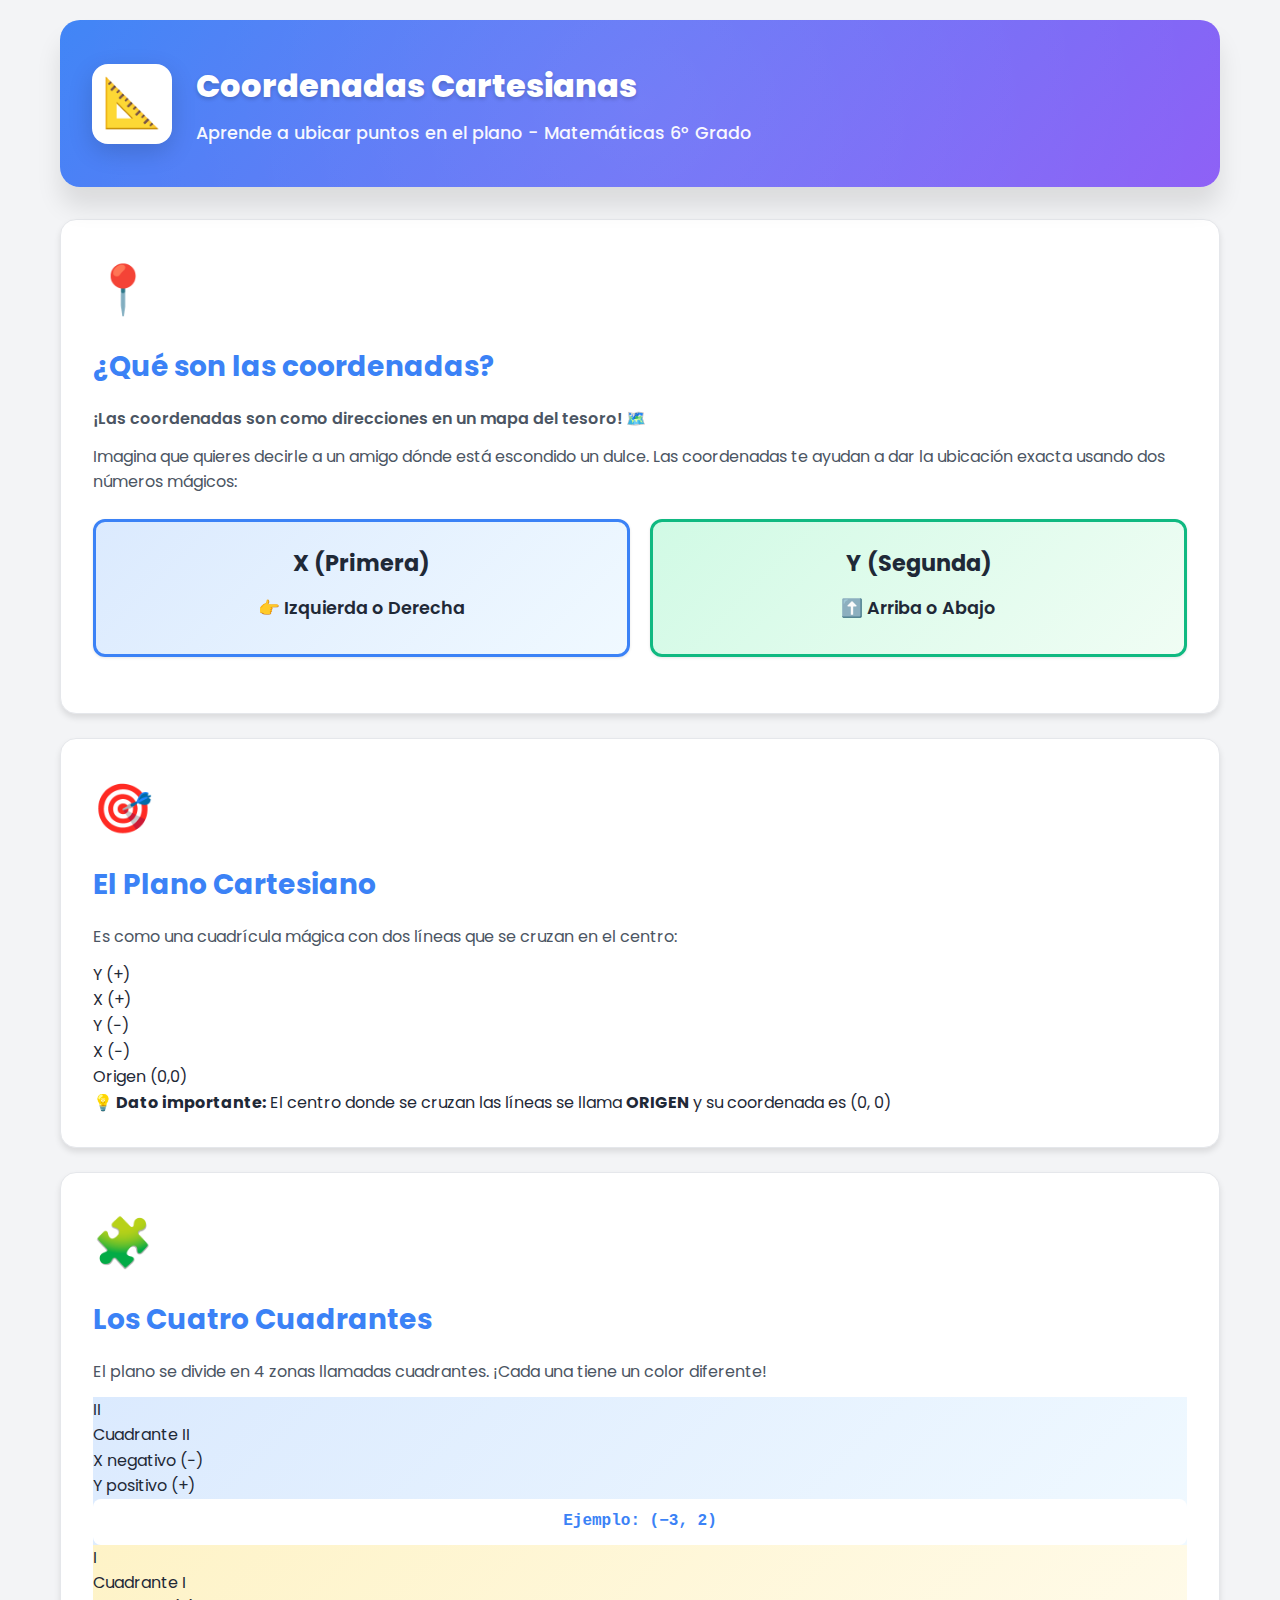
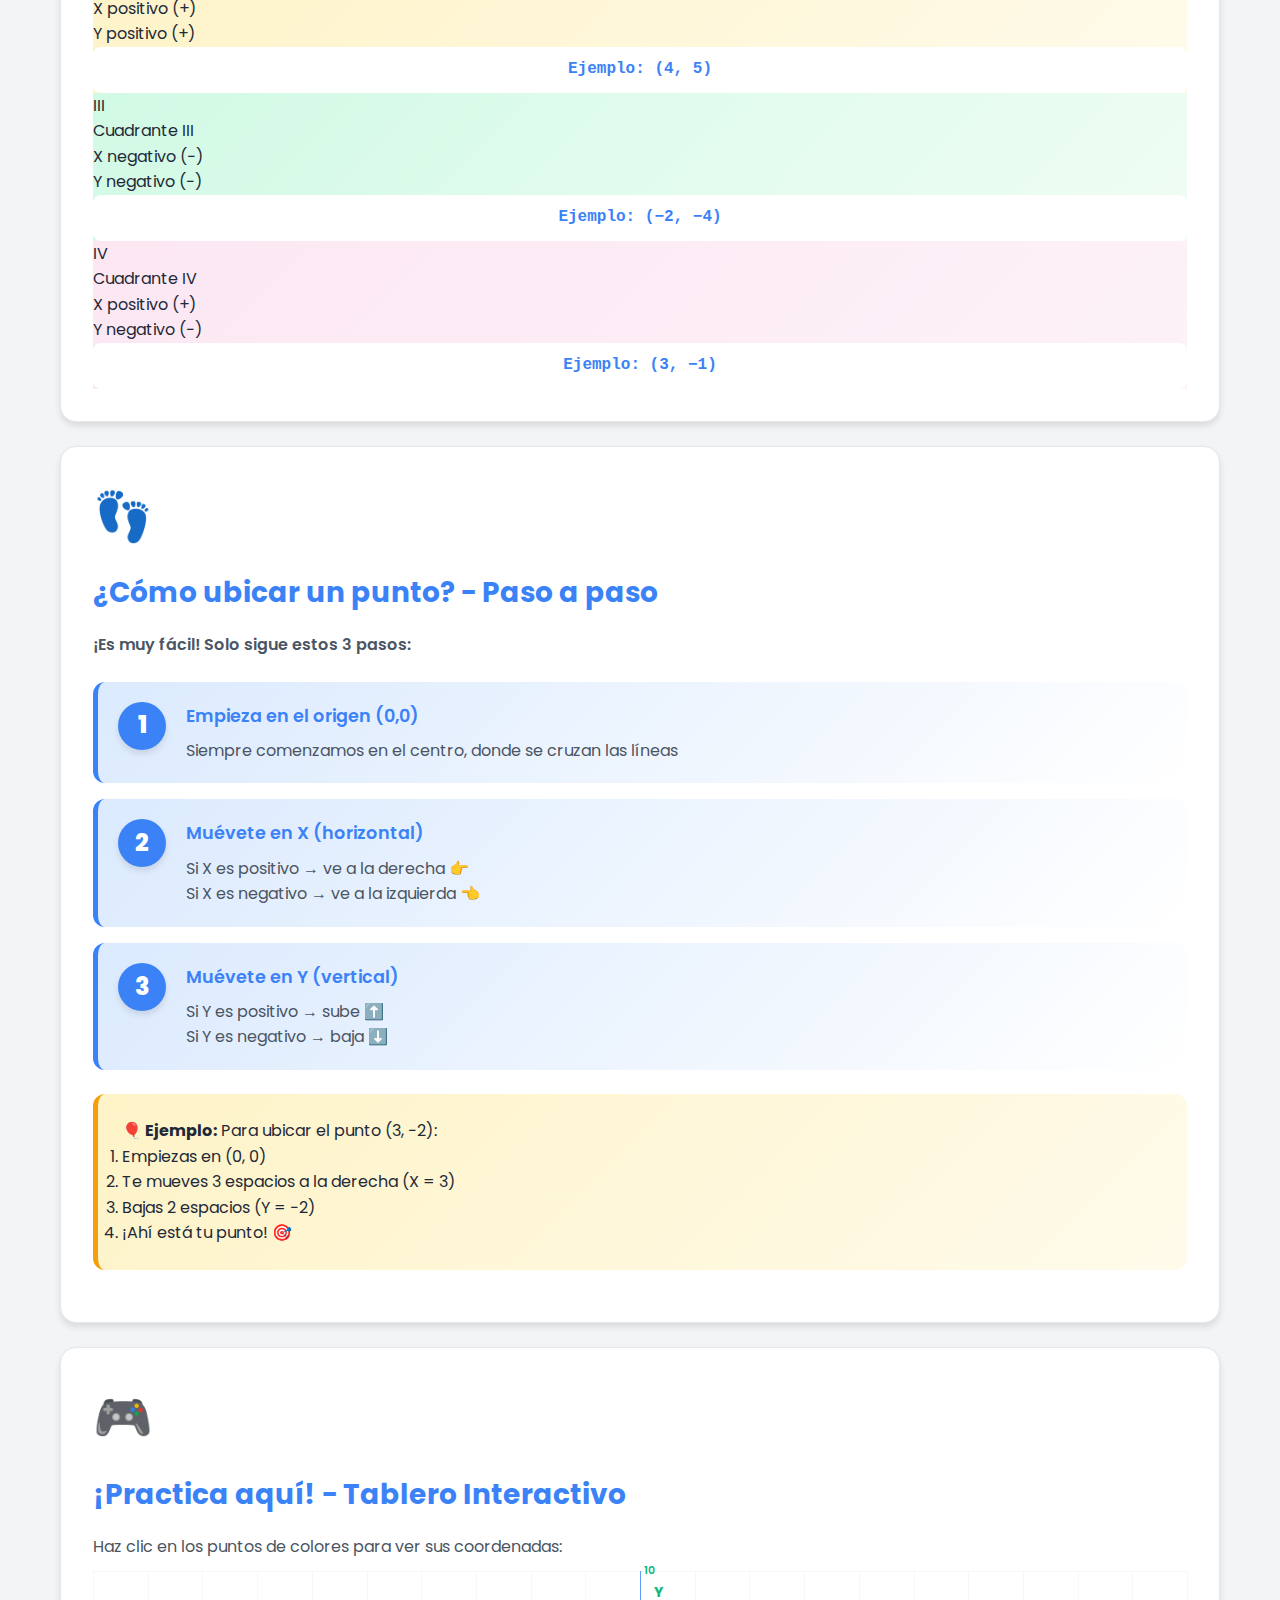
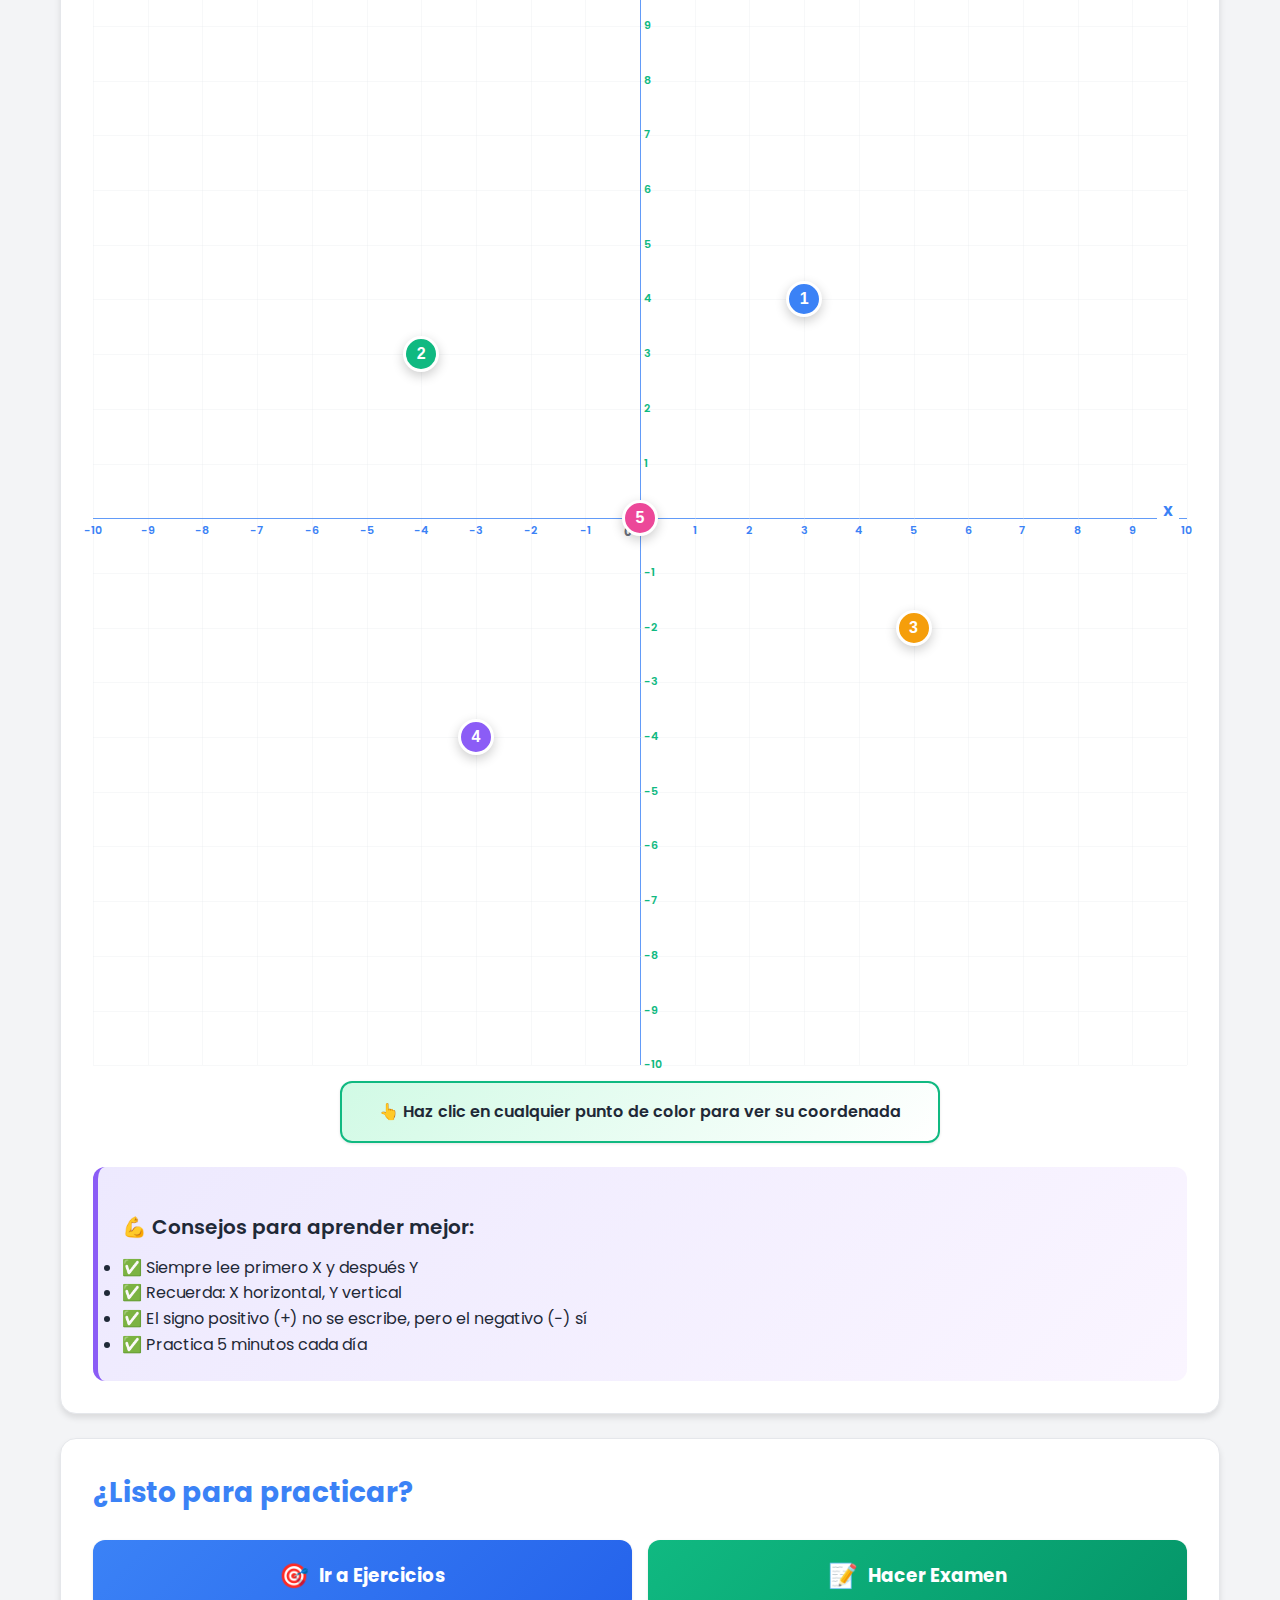
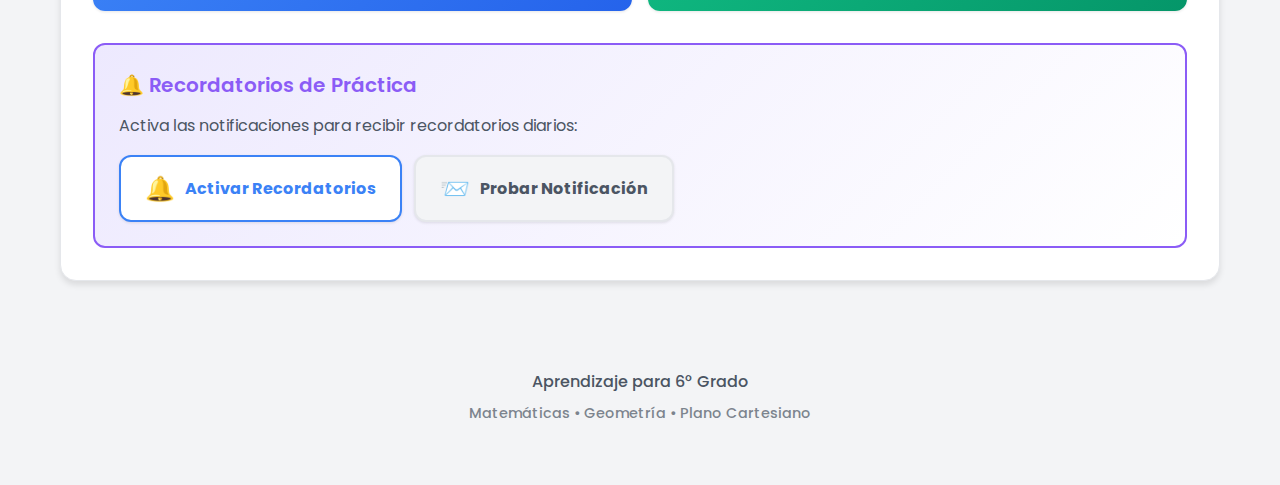
<file: index.html>
<!doctype html>
<html lang="es">
<head>
  <meta charset="utf-8" />
  <meta name="viewport" content="width=device-width,initial-scale=1" />
  <title>Coordenadas Cartesianas </title>
  <link rel="stylesheet" href="styles.css">
  
</head>
<body id="page-lesson">
  <div class="page">
    <header class="hero">
      <div class="hero-content">
        <div class="logo">📐</div>
        <div class="hero-text">
          <h1>Coordenadas Cartesianas</h1>
          <p class="lead">Aprende a ubicar puntos en el plano - Matemáticas 6° Grado</p>
        </div>
      </div>
    </header>

    <main class="container">
      <!-- Introducción amigable -->
      <section class="card intro-card">
        <div class="card-icon">📍</div>
        <h2>¿Qué son las coordenadas?</h2>
        <p class="text-large">¡Las coordenadas son como direcciones en un mapa del tesoro! 🗺️</p>
        <p>Imagina que quieres decirle a un amigo dónde está escondido un dulce. Las coordenadas te ayudan a dar la ubicación exacta usando dos números mágicos:</p>
        <div class="coord-boxes">
          <div class="coord-box coord-x">
            <div class="coord-label">X (Primera)</div>
            <div class="coord-desc">👉 Izquierda o Derecha</div>
          </div>
          <div class="coord-box coord-y">
            <div class="coord-label">Y (Segunda)</div>
            <div class="coord-desc">⬆️ Arriba o Abajo</div>
          </div>
        </div>
      </section>

      <!-- Explicación del plano cartesiano -->
      <section class="card">
        <div class="card-icon">🎯</div>
        <h2>El Plano Cartesiano</h2>
        <p>Es como una cuadrícula mágica con dos líneas que se cruzan en el centro:</p>
        
        <div class="plane-explanation">
          <div class="plane-diagram">
            <div class="axis-label axis-label-top">Y (+)</div>
            <div class="axis-label axis-label-right">X (+)</div>
            <div class="axis-label axis-label-bottom">Y (−)</div>
            <div class="axis-label axis-label-left">X (−)</div>
            <div class="plane-center">
              <div class="origin-dot"></div>
              <span class="origin-label">Origen (0,0)</span>
            </div>
          </div>
        </div>

        <div class="info-box">
          <strong>💡 Dato importante:</strong> El centro donde se cruzan las líneas se llama <strong>ORIGEN</strong> y su coordenada es (0, 0)
        </div>
      </section>

      <!-- Los 4 cuadrantes -->
      <section class="card">
        <div class="card-icon">🧩</div>
        <h2>Los Cuatro Cuadrantes</h2>
        <p>El plano se divide en 4 zonas llamadas cuadrantes. ¡Cada una tiene un color diferente!</p>
        
        <div class="quadrants-grid">
          <div class="quadrant q2">
            <div class="q-number">II</div>
            <div class="q-name">Cuadrante II</div>
            <div class="q-coords">X negativo (−)<br>Y positivo (+)</div>
            <div class="q-example">Ejemplo: (−3, 2)</div>
          </div>
          <div class="quadrant q1">
            <div class="q-number">I</div>
            <div class="q-name">Cuadrante I</div>
            <div class="q-coords">X positivo (+)<br>Y positivo (+)</div>
            <div class="q-example">Ejemplo: (4, 5)</div>
          </div>
          <div class="quadrant q3">
            <div class="q-number">III</div>
            <div class="q-name">Cuadrante III</div>
            <div class="q-coords">X negativo (−)<br>Y negativo (−)</div>
            <div class="q-example">Ejemplo: (−2, −4)</div>
          </div>
          <div class="quadrant q4">
            <div class="q-number">IV</div>
            <div class="q-name">Cuadrante IV</div>
            <div class="q-coords">X positivo (+)<br>Y negativo (−)</div>
            <div class="q-example">Ejemplo: (3, −1)</div>
          </div>
        </div>
      </section>

      <!-- Pasos para ubicar un punto -->
      <section class="card">
        <div class="card-icon">👣</div>
        <h2>¿Cómo ubicar un punto? - Paso a paso</h2>
        <p class="text-large">¡Es muy fácil! Solo sigue estos 3 pasos:</p>
        
        <div class="steps">
          <div class="step">
            <div class="step-number">1</div>
            <div class="step-content">
              <h3>Empieza en el origen (0,0)</h3>
              <p>Siempre comenzamos en el centro, donde se cruzan las líneas</p>
            </div>
          </div>
          <div class="step">
            <div class="step-number">2</div>
            <div class="step-content">
              <h3>Muévete en X (horizontal)</h3>
              <p>Si X es positivo → ve a la derecha 👉<br>Si X es negativo → ve a la izquierda 👈</p>
            </div>
          </div>
          <div class="step">
            <div class="step-number">3</div>
            <div class="step-content">
              <h3>Muévete en Y (vertical)</h3>
              <p>Si Y es positivo → sube ⬆️<br>Si Y es negativo → baja ⬇️</p>
            </div>
          </div>
        </div>

        <div class="example-box">
          <strong>🎈 Ejemplo:</strong> Para ubicar el punto (3, −2):
          <ol>
            <li>Empiezas en (0, 0)</li>
            <li>Te mueves 3 espacios a la derecha (X = 3)</li>
            <li>Bajas 2 espacios (Y = −2)</li>
            <li>¡Ahí está tu punto! 🎯</li>
          </ol>
        </div>
      </section>

      <!-- Tablero interactivo -->
      <section class="card interactive-card">
        <div class="card-icon">🎮</div>
        <h2>¡Practica aquí! - Tablero Interactivo</h2>
        <p>Haz clic en los puntos de colores para ver sus coordenadas:</p>
        
        <div class="interactive-board-container">
          <div class="mini-board-large" id="miniBoardLesson"></div>
          <div id="miniBoardHint" class="hint-box">👆 Haz clic en cualquier punto de color para ver su coordenada</div>
        </div>

        <div class="tips-box">
          <h3>💪 Consejos para aprender mejor:</h3>
          <ul>
            <li>✅ Siempre lee primero X y después Y</li>
            <li>✅ Recuerda: X horizontal, Y vertical</li>
            <li>✅ El signo positivo (+) no se escribe, pero el negativo (−) sí</li>
            <li>✅ Practica 5 minutos cada día</li>
          </ul>
        </div>
      </section>

      <!-- Botones de navegación -->
      <section class="card actions-card">
        <h2>¿Listo para practicar?</h2>
        <div class="action-buttons">
          <button id="goActivities" class="btn btn-primary btn-large">
            <span class="btn-icon">🎯</span>
            <span class="btn-text">Ir a Ejercicios</span>
          </button>
          <button id="goExam" class="btn btn-secondary btn-large">
            <span class="btn-icon">📝</span>
            <span class="btn-text">Hacer Examen</span>
          </button>
        </div>
        
        <div class="notification-section">
          <h3>🔔 Recordatorios de Práctica</h3>
          <p>Activa las notificaciones para recibir recordatorios diarios:</p>
          <div class="notification-buttons">
            <button id="btnNotify" class="btn btn-outline">
              <span class="btn-icon">🔔</span>
              <span class="btn-text">Activar Recordatorios</span>
            </button>
            <button id="btnNotifyTest" class="btn btn-muted">
              <span class="btn-icon">📨</span>
              <span class="btn-text">Probar Notificación</span>
            </button>
          </div>
        </div>
      </section>
    </main>

    <footer class="footer">
      <p>Aprendizaje para 6° Grado</p>
      <p class="footer-small">Matemáticas • Geometría • Plano Cartesiano</p>
    </footer>
  </div>

  <script src="app.js"></script>
</body>
</html>
</file>
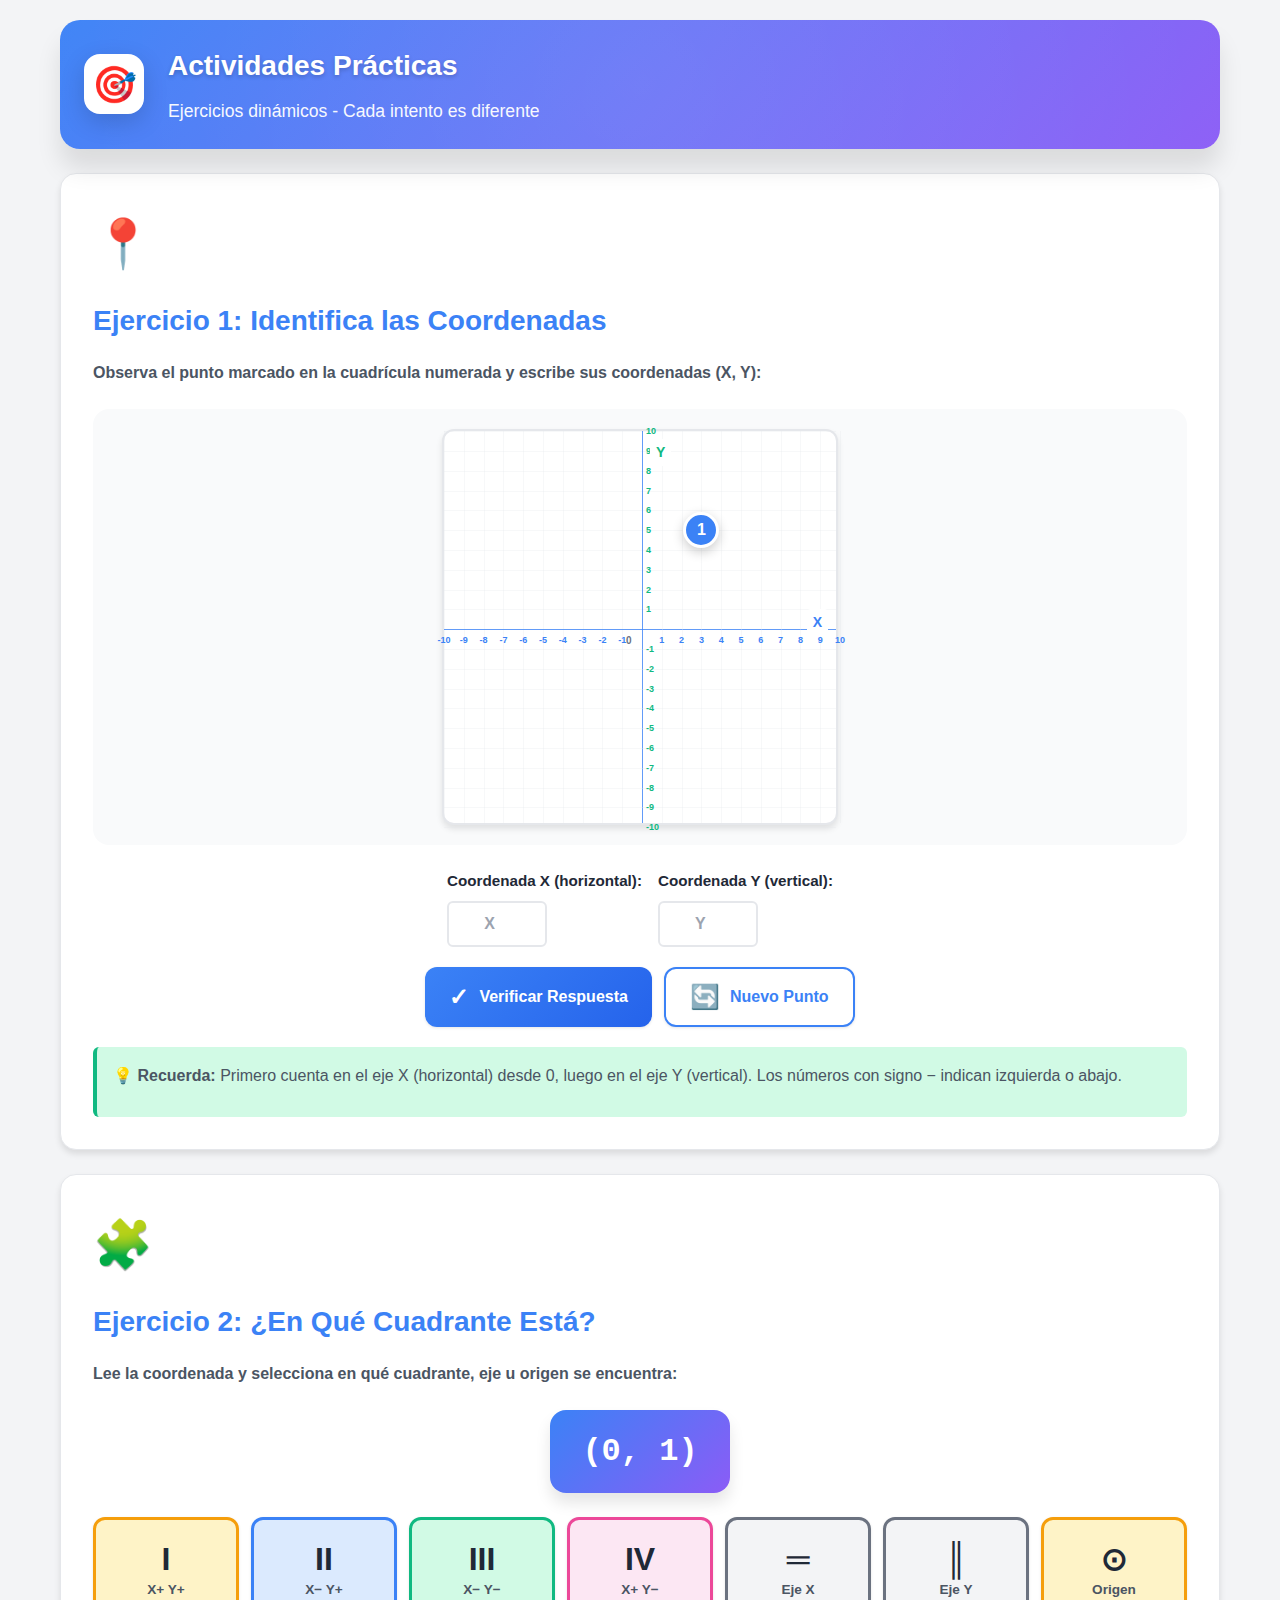
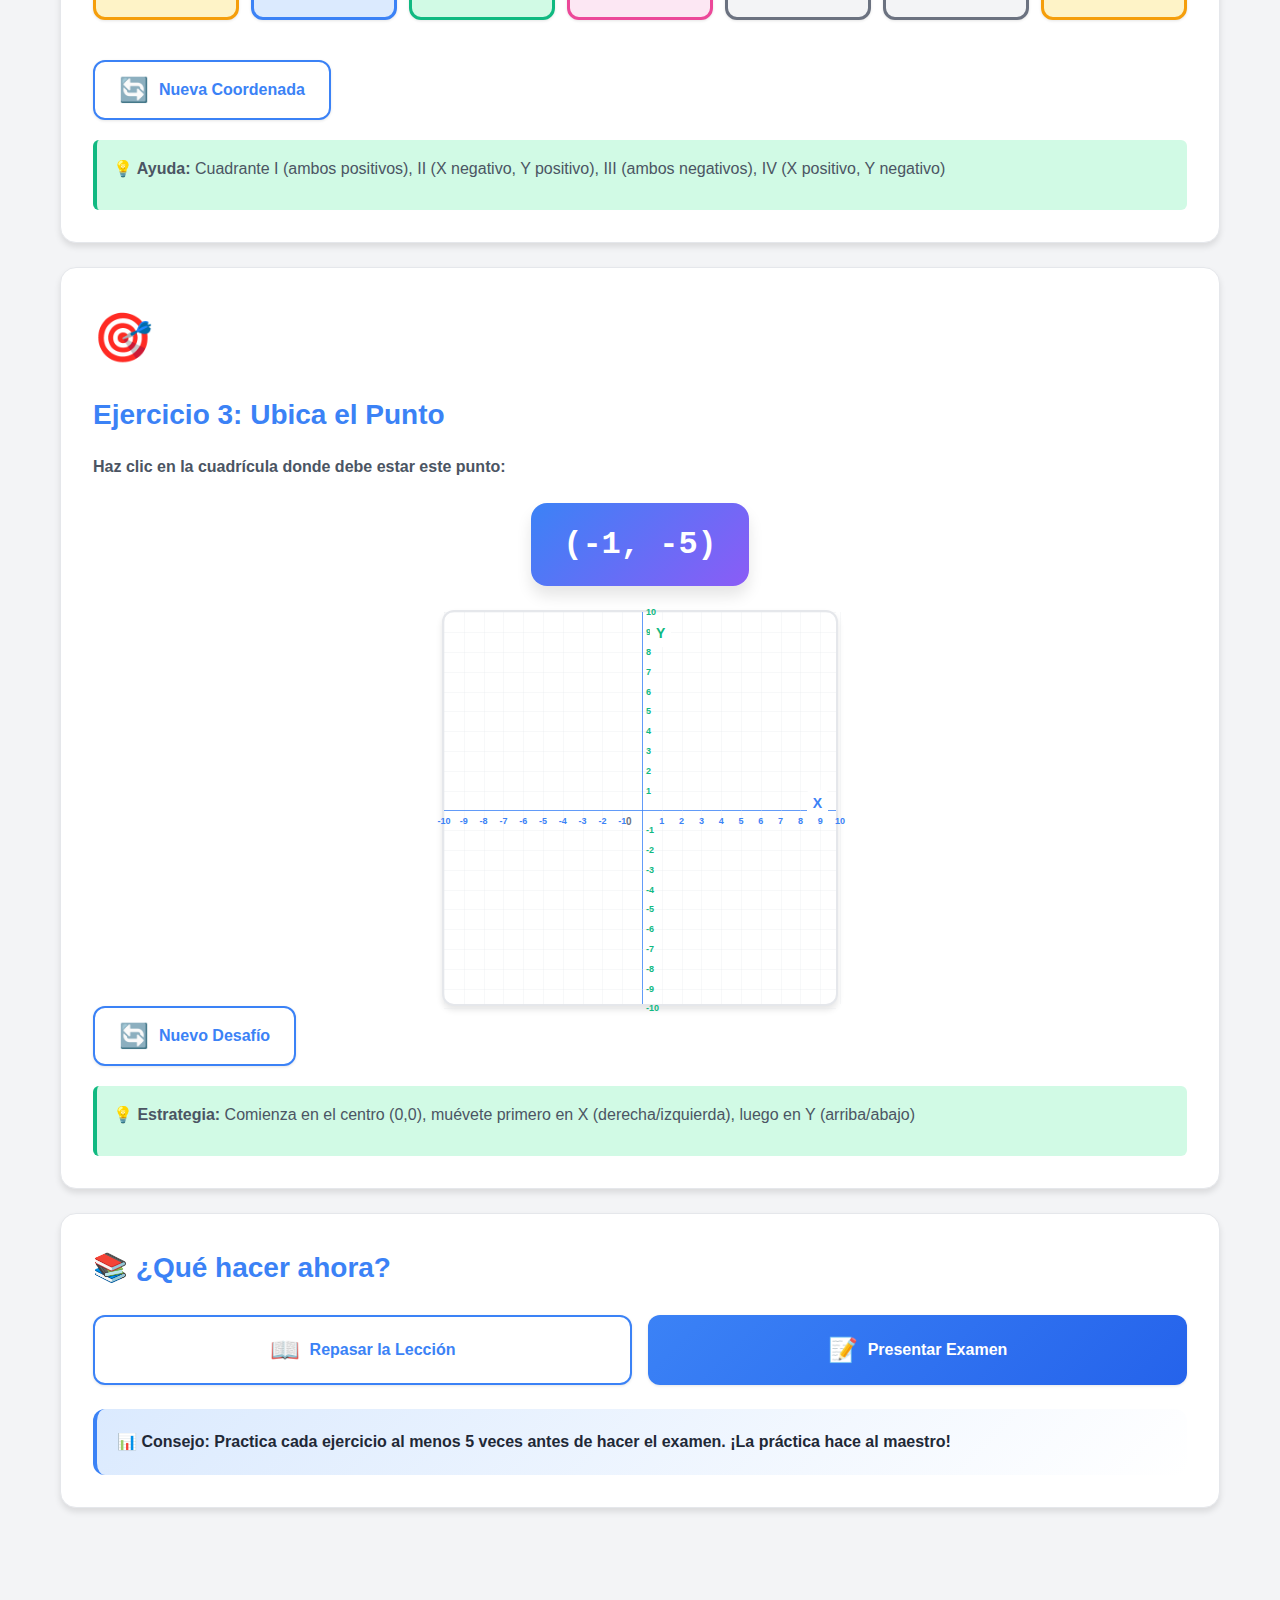
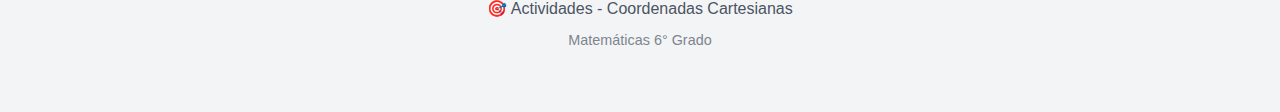
<file: actividades.html>
<!doctype html>
<html lang="es">
<head>
  <meta charset="utf-8" />
  <meta name="viewport" content="width=device-width,initial-scale=1" />
  <title>Actividades - Coordenadas Cartesianas</title>
  <link rel="stylesheet" href="styles.css">
</head>
<body id="page-activities">
  <div class="page">
    <header class="hero small">
      <div class="hero-content">
        <div class="logo">🎯</div>
        <div class="hero-text">
          <h1>Actividades Prácticas</h1>
          <p class="lead">Ejercicios dinámicos - Cada intento es diferente</p>
        </div>
      </div>
    </header>

    <main class="container">
      <!-- Ejercicio 1: Identificar coordenadas del punto -->
      <section class="card">
        <div class="card-icon">📍</div>
        <h2>Ejercicio 1: Identifica las Coordenadas</h2>
        <p class="instruction">Observa el punto marcado en la cuadrícula numerada y escribe sus coordenadas (X, Y):</p>
        
        <div class="exercise-board-container">
          <div class="board" id="activityBoard"></div>
        </div>

        <div class="input-section">
          <div class="input-group">
            <label for="inputX">Coordenada X (horizontal):</label>
            <input id="inputX" class="coord-input" type="number" placeholder="X">
          </div>
          <div class="input-group">
            <label for="inputY">Coordenada Y (vertical):</label>
            <input id="inputY" class="coord-input" type="number" placeholder="Y">
          </div>
        </div>

        <div class="button-group">
          <button id="checkBtn" class="btn btn-primary">
            <span class="btn-icon">✓</span>
            <span class="btn-text">Verificar Respuesta</span>
          </button>
          <button id="newBtn" class="btn btn-outline">
            <span class="btn-icon">🔄</span>
            <span class="btn-text">Nuevo Punto</span>
          </button>
        </div>

        <div id="activityFeedback" class="feedback-message"></div>

        <div class="hint-section">
          <p><strong>💡 Recuerda:</strong> Primero cuenta en el eje X (horizontal) desde 0, luego en el eje Y (vertical). Los números con signo − indican izquierda o abajo.</p>
        </div>
      </section>

      <!-- Ejercicio 2: Identificar cuadrante -->
      <section class="card">
        <div class="card-icon">🧩</div>
        <h2>Ejercicio 2: ¿En Qué Cuadrante Está?</h2>
        <p class="instruction">Lee la coordenada y selecciona en qué cuadrante, eje u origen se encuentra:</p>
        
        <div class="coord-display" id="quadrantCoord">
          <span class="coord-badge">(?, ?)</span>
        </div>

        <div class="quadrant-options" id="quadrantOptions">
          <button class="quadrant-btn q1-btn" data-quadrant="I">
            <div class="q-num">I</div>
            <div class="q-desc">X+ Y+</div>
          </button>
          <button class="quadrant-btn q2-btn" data-quadrant="II">
            <div class="q-num">II</div>
            <div class="q-desc">X− Y+</div>
          </button>
          <button class="quadrant-btn q3-btn" data-quadrant="III">
            <div class="q-num">III</div>
            <div class="q-desc">X− Y−</div>
          </button>
          <button class="quadrant-btn q4-btn" data-quadrant="IV">
            <div class="q-num">IV</div>
            <div class="q-desc">X+ Y−</div>
          </button>
          <button class="quadrant-btn axis-btn" data-quadrant="Eje X">
            <div class="q-num">═</div>
            <div class="q-desc">Eje X</div>
          </button>
          <button class="quadrant-btn axis-btn" data-quadrant="Eje Y">
            <div class="q-num">║</div>
            <div class="q-desc">Eje Y</div>
          </button>
          <button class="quadrant-btn origin-btn" data-quadrant="Origen">
            <div class="q-num">⊙</div>
            <div class="q-desc">Origen</div>
          </button>
        </div>

        <button id="newQuadrantBtn" class="btn btn-outline" style="margin-top: 16px;">
          <span class="btn-icon">🔄</span>
          <span class="btn-text">Nueva Coordenada</span>
        </button>

        <div id="quadrantFeedback" class="feedback-message"></div>

        <div class="hint-section">
          <p><strong>💡 Ayuda:</strong> Cuadrante I (ambos positivos), II (X negativo, Y positivo), III (ambos negativos), IV (X positivo, Y negativo)</p>
        </div>
      </section>

      <!-- Ejercicio 3: Ubicar punto en la cuadrícula -->
      <section class="card">
        <div class="card-icon">🎯</div>
        <h2>Ejercicio 3: Ubica el Punto</h2>
        <p class="instruction">Haz clic en la cuadrícula donde debe estar este punto:</p>
        
        <div class="coord-display" id="placePointCoord">
          <span class="coord-badge">(?, ?)</span>
        </div>

        <div class="interactive-board-wrapper">
          <div class="board clickable-board" id="placeBoard"></div>
        </div>

        <button id="newPlaceBtn" class="btn btn-outline">
          <span class="btn-icon">🔄</span>
          <span class="btn-text">Nuevo Desafío</span>
        </button>

        <div id="placeFeedback" class="feedback-message"></div>

        <div class="hint-section">
          <p><strong>💡 Estrategia:</strong> Comienza en el centro (0,0), muévete primero en X (derecha/izquierda), luego en Y (arriba/abajo)</p>
        </div>
      </section>

      <!-- Navegación -->
      <section class="card navigation-card">
        <h2>📚 ¿Qué hacer ahora?</h2>
        <div class="action-buttons">
          <a href="index.html" class="btn btn-outline">
            <span class="btn-icon">📖</span>
            <span class="btn-text">Repasar la Lección</span>
          </a>
          <a href="examen.html" class="btn btn-primary">
            <span class="btn-icon">📝</span>
            <span class="btn-text">Presentar Examen</span>
          </a>
        </div>
        
        <div style="margin-top: 24px; padding: 20px; background: linear-gradient(135deg, #DBEAFE 0%, white 100%); border-radius: 12px; border-left: 4px solid #3B82F6;">
          <p style="margin: 0; color: #1F2937; font-weight: 600;">
            <strong>📊 Consejo:</strong> Practica cada ejercicio al menos 5 veces antes de hacer el examen. ¡La práctica hace al maestro!
          </p>
        </div>
      </section>
    </main>

    <footer class="footer">
      <p>🎯 Actividades - Coordenadas Cartesianas</p>
      <p class="footer-small">Matemáticas 6° Grado</p>
    </footer>
  </div>

  <script src="app.js"></script>
</body>
</html>
</file>
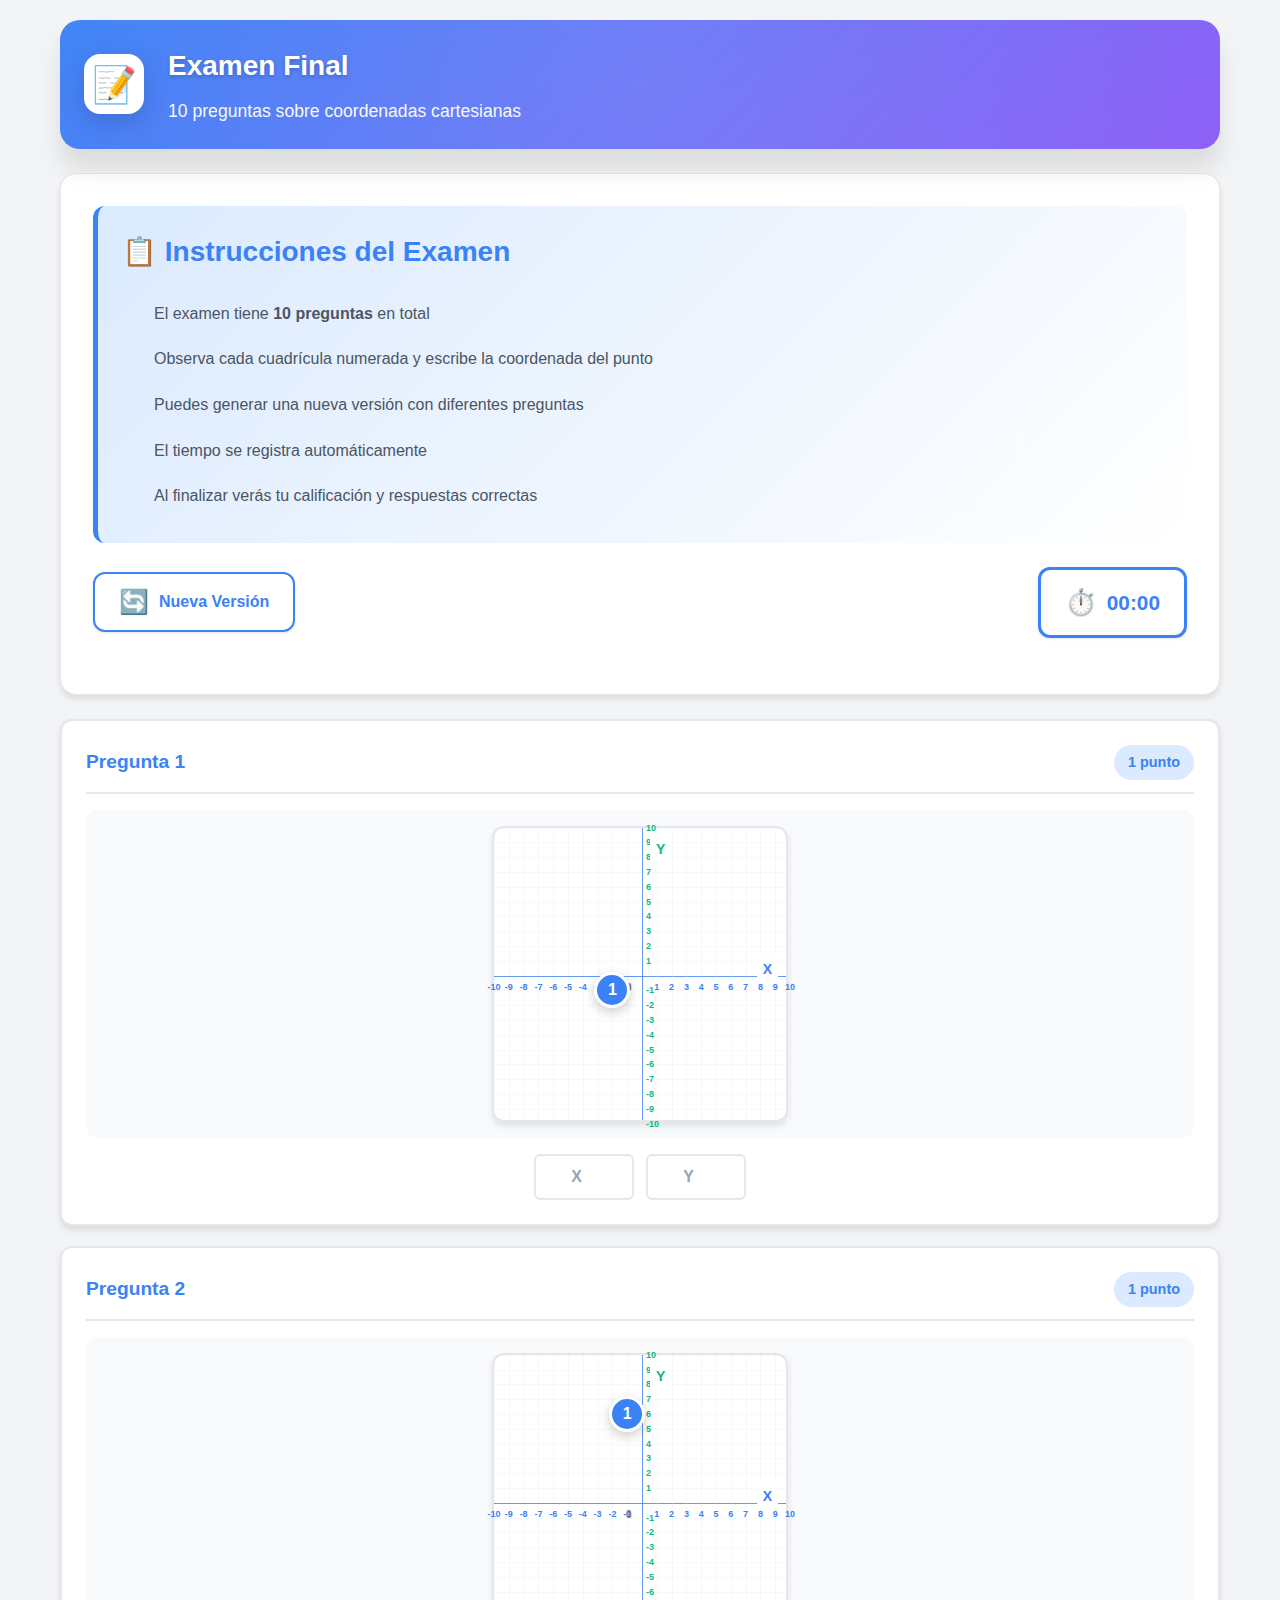
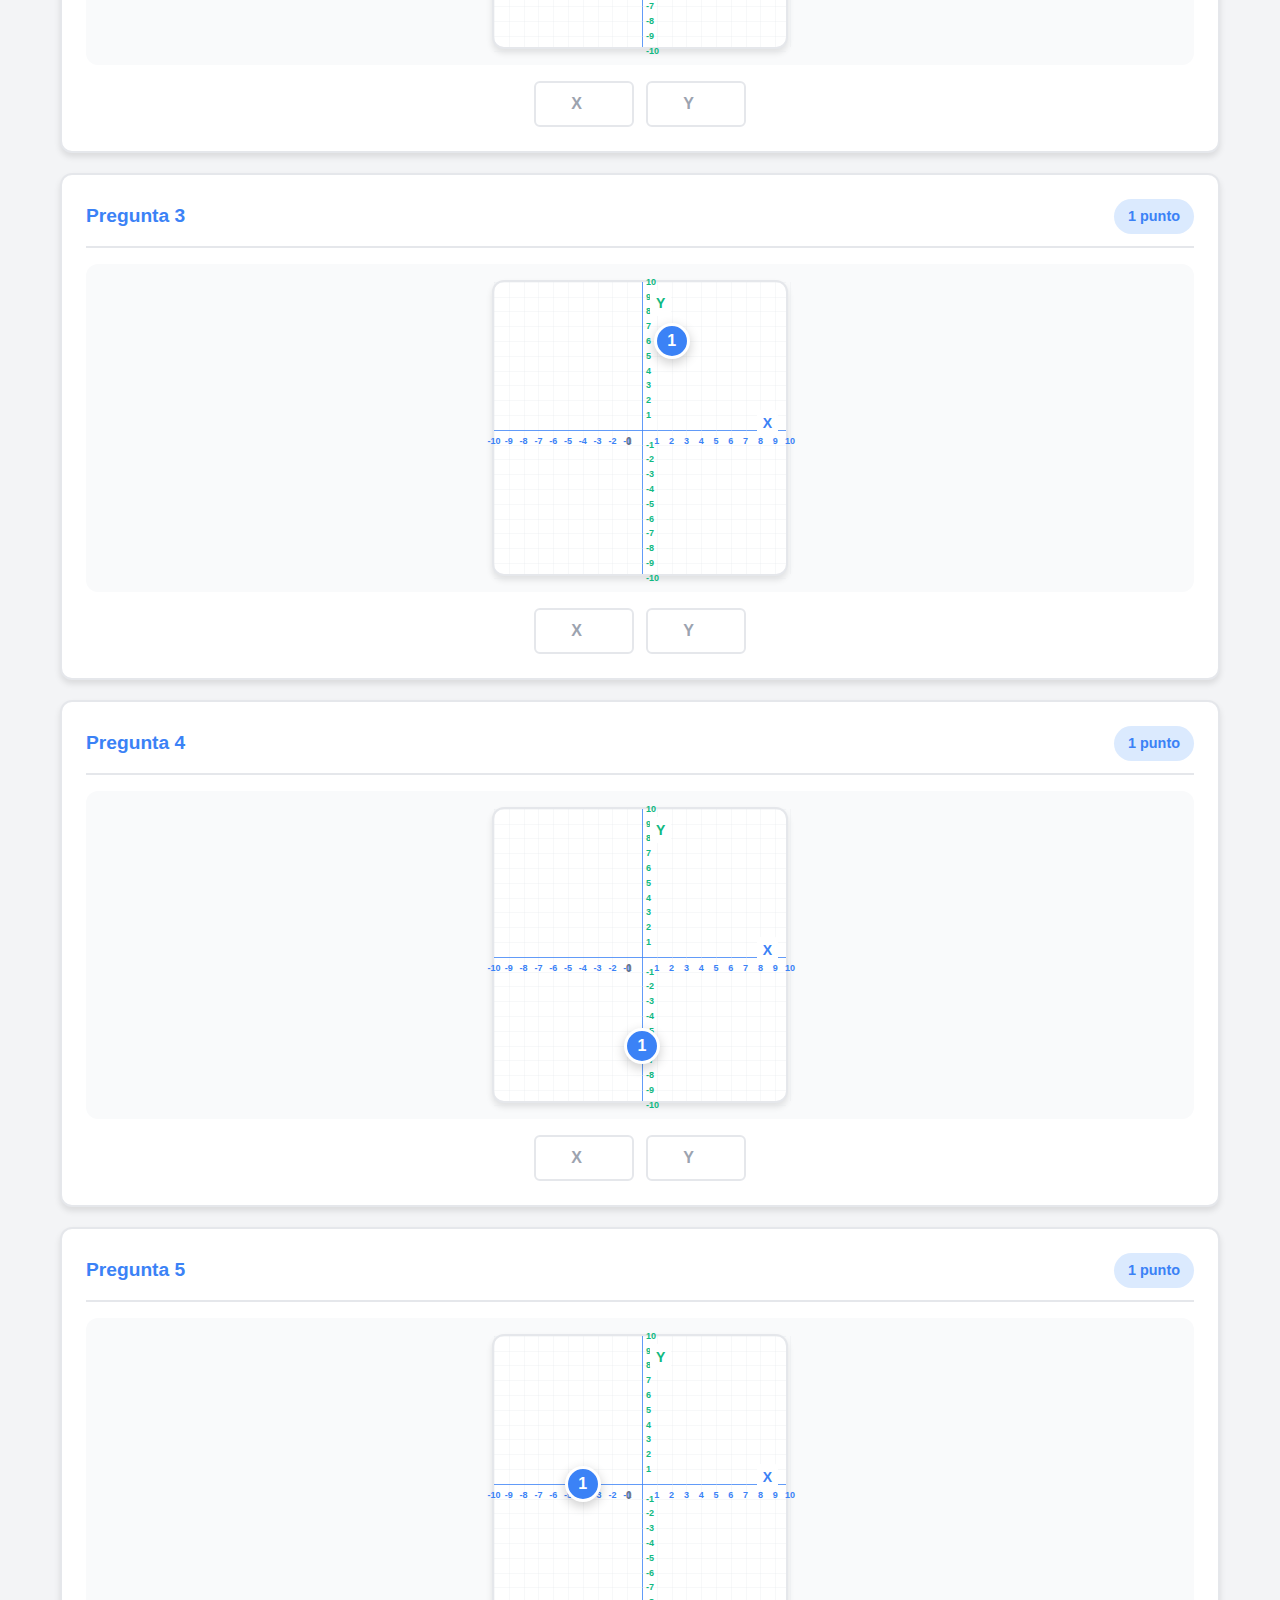
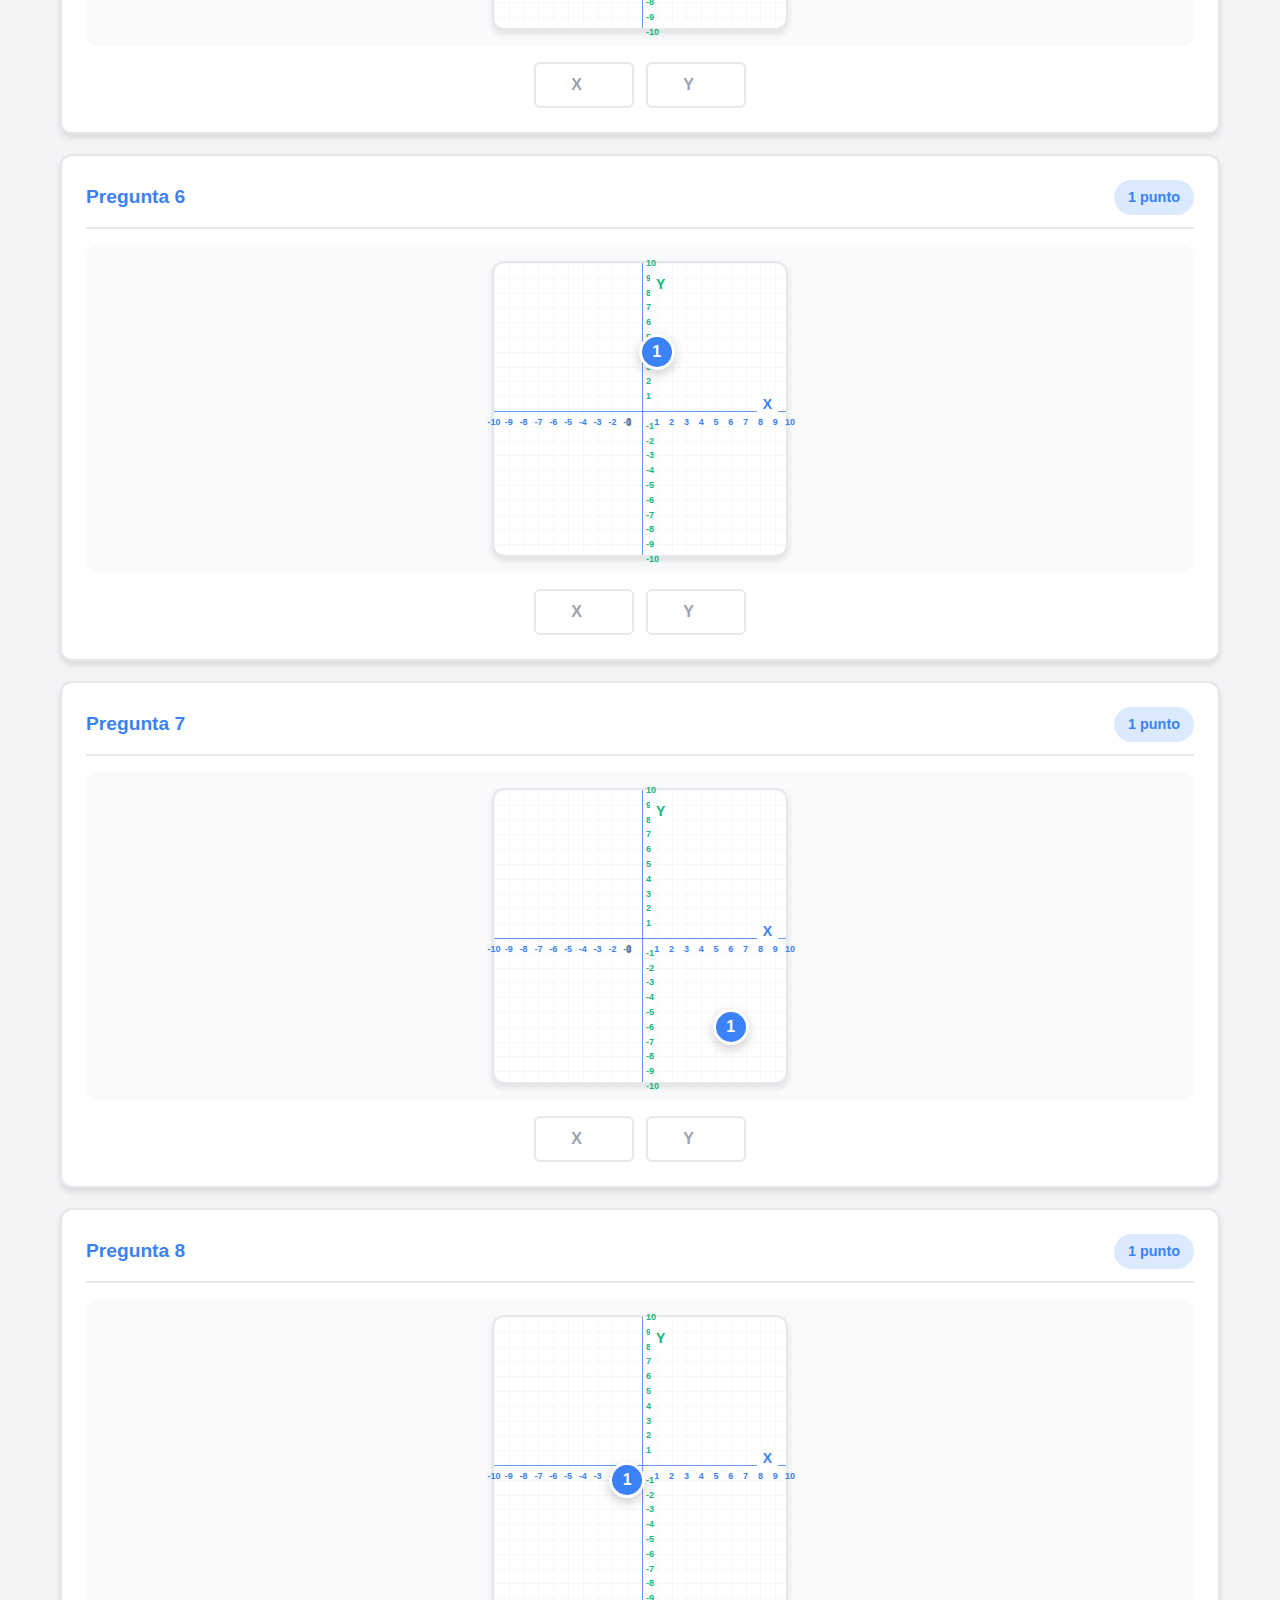
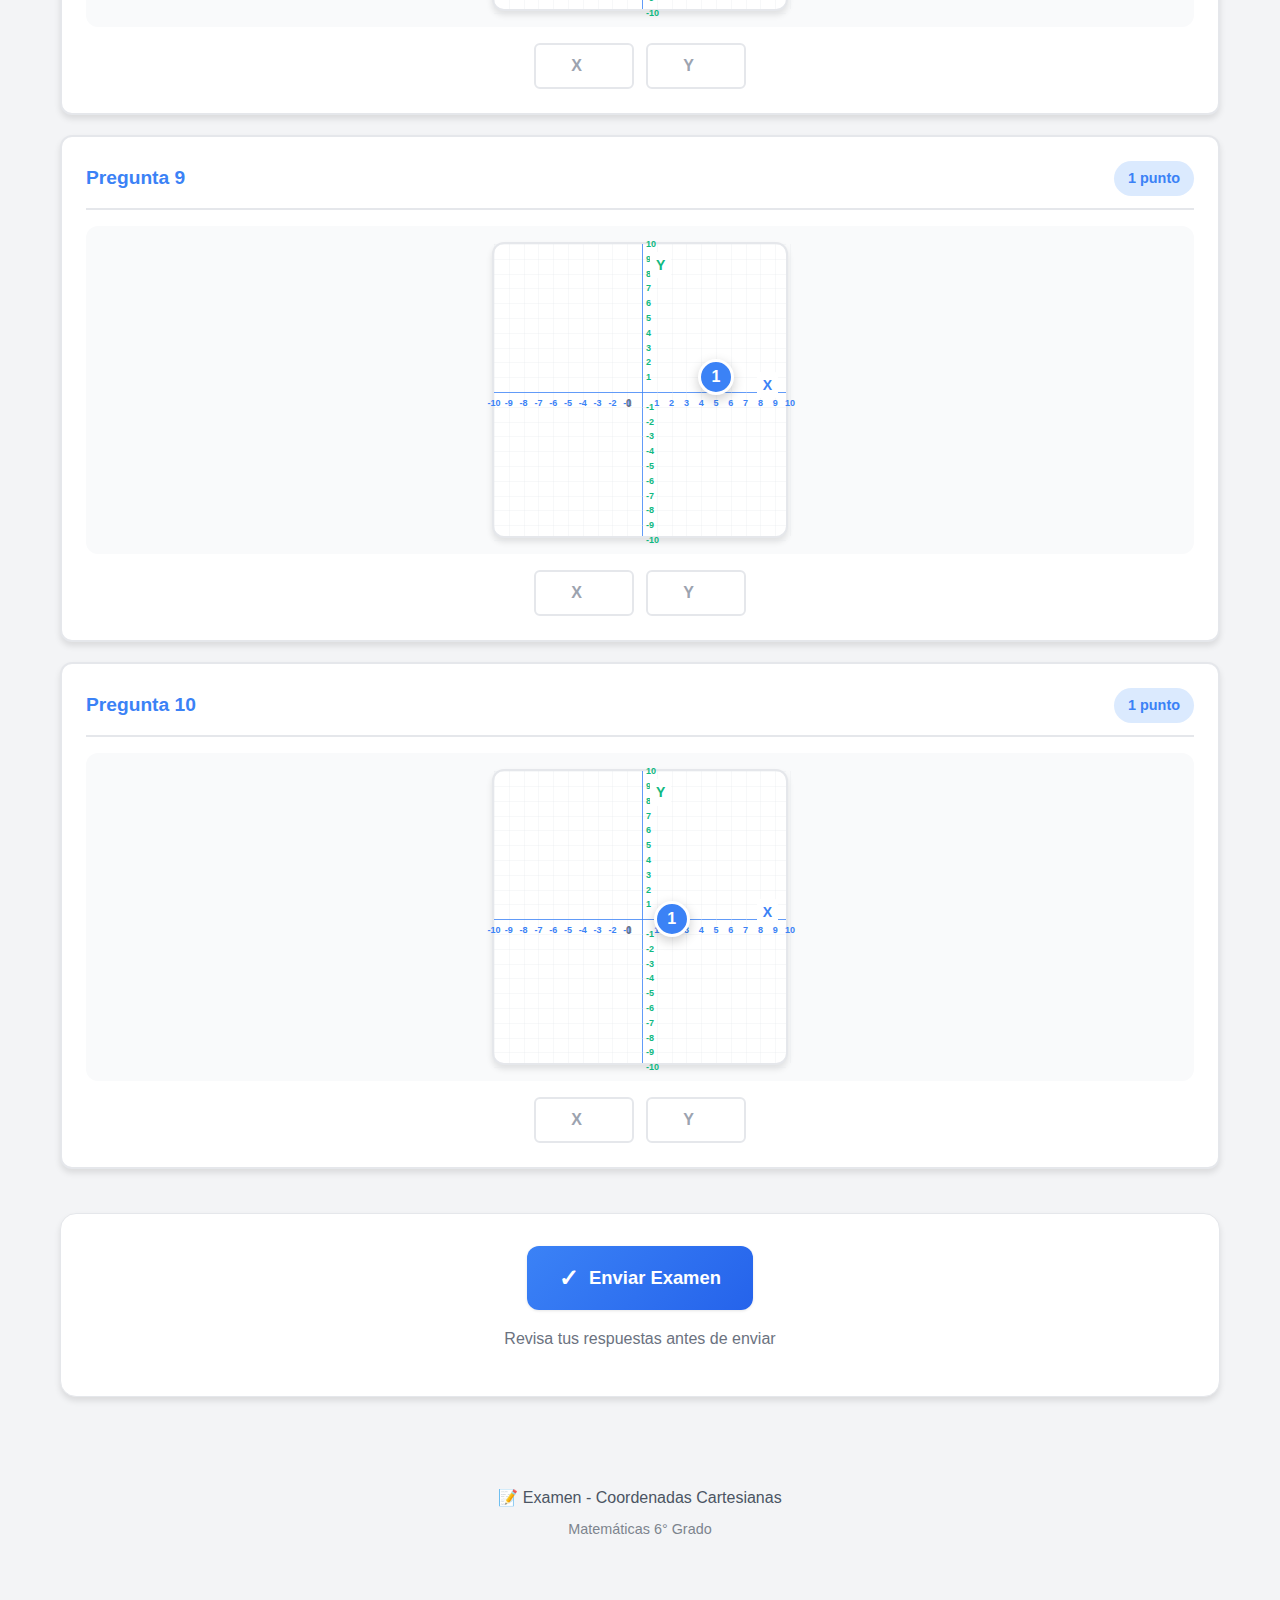
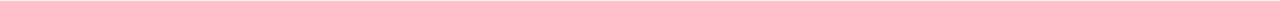
<file: examen.html>
<!doctype html>
<html lang="es">
<head>
  <meta charset="utf-8" />
  <meta name="viewport" content="width=device-width,initial-scale=1" />
  <title>Examen - Coordenadas Cartesianas</title>
  <link rel="stylesheet" href="styles.css">
</head>
<body id="page-exam">
  <div class="page">
    <header class="hero small">
      <div class="hero-content">
        <div class="logo">📝</div>
        <div class="hero-text">
          <h1>Examen Final</h1>
          <p class="lead">10 preguntas sobre coordenadas cartesianas</p>
        </div>
      </div>
    </header>

    <main class="container">
      <section class="card">
        <div class="exam-instructions">
          <h2>📋 Instrucciones del Examen</h2>
          <ul>
            <li style="--icon: '📝'">El examen tiene <strong>10 preguntas</strong> en total</li>
            <li style="--icon: '🎯'">Observa cada cuadrícula numerada y escribe la coordenada del punto</li>
            <li style="--icon: '🔄'">Puedes generar una nueva versión con diferentes preguntas</li>
            <li style="--icon: '⏱️'">El tiempo se registra automáticamente</li>
            <li style="--icon: '📊'">Al finalizar verás tu calificación y respuestas correctas</li>
          </ul>
        </div>

        <div class="exam-controls">
          <button id="regenExam" class="btn btn-outline">
            <span class="btn-icon">🔄</span>
            <span class="btn-text">Nueva Versión</span>
          </button>
          <div class="exam-timer" id="examTimer">
            <span class="timer-icon">⏱️</span>
            <span id="timerDisplay">00:00</span>
          </div>
        </div>
      </section>

      <!-- Contenedor dinámico de preguntas -->
      <div id="examContainer"></div>

      <!-- Botón de envío -->
      <section class="card submit-section">
        <button id="submitExam" class="btn btn-primary btn-large">
          <span class="btn-icon">✓</span>
          <span class="btn-text">Enviar Examen</span>
        </button>
        <p style="margin-top: 16px; color: #6B7280; text-align: center;">
          Revisa tus respuestas antes de enviar
        </p>
      </section>

      <!-- Resultados (oculto inicialmente) -->
      <div id="examResultContainer" class="result-container" style="display: none;">
        <section class="card result-card">
          <div class="result-icon" id="resultIcon">🎉</div>
          <h2>Resultados del Examen</h2>
          
          <div class="result-stats">
            <div class="stat-box">
              <div class="stat-value" id="correctAnswers">0</div>
              <div class="stat-label">Correctas</div>
            </div>
            <div class="stat-box">
              <div class="stat-value" id="incorrectAnswers">0</div>
              <div class="stat-label">Incorrectas</div>
            </div>
            <div class="stat-box score-box">
              <div class="stat-value" id="finalScore">0%</div>
              <div class="stat-label">Calificación</div>
            </div>
          </div>
          
          <div id="resultMessage" class="result-message"></div>
          
          <div class="result-actions">
            <button id="retakeExam" class="btn btn-primary">
              <span class="btn-icon">🔄</span>
              <span class="btn-text">Intentar de Nuevo</span>
            </button>
            <a href="actividades.html" class="btn btn-outline">
              <span class="btn-icon">🎯</span>
              <span class="btn-text">Más Práctica</span>
            </a>
            <a href="index.html" class="btn btn-outline">
              <span class="btn-icon">📖</span>
              <span class="btn-text">Revisar Lección</span>
            </a>
          </div>

          <div style="margin-top: 32px; padding: 20px; background: #F9FAFB; border-radius: 12px; text-align: left;">
            <h3 style="margin-top: 0; color: #3B82F6;">📚 Recomendaciones</h3>
            <ul style="color: #4B5563; line-height: 1.8;">
              <li>Si obtuviste menos de 70%, repasa la lección completa</li>
              <li>Practica los ejercicios donde fallaste</li>
              <li>Recuerda: X se lee primero (horizontal), Y después (vertical)</li>
              <li>El signo indica la dirección: + (derecha/arriba), − (izquierda/abajo)</li>
            </ul>
          </div>
        </section>
      </div>
    </main>

    <footer class="footer">
      <p>📝 Examen - Coordenadas Cartesianas</p>
      <p class="footer-small">Matemáticas 6° Grado</p>
    </footer>
  </div>

  <script src="app.js"></script>
</body>
</html>
</file>
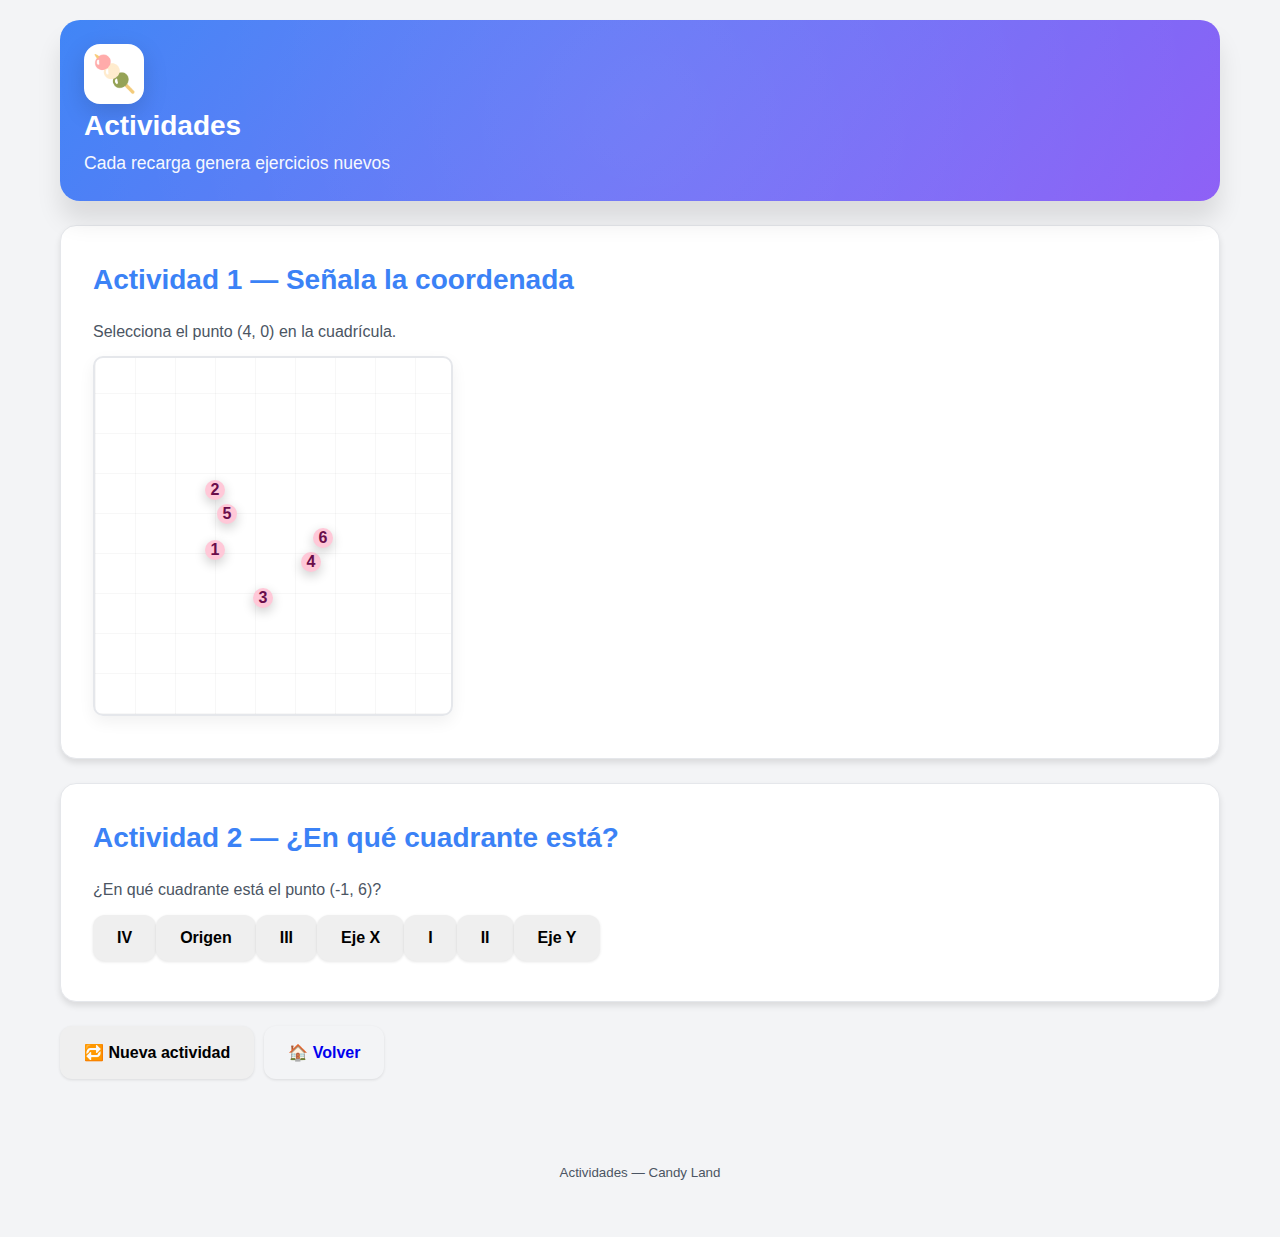
<file: juego.html>
<!doctype html>
<html lang="es">
<head>
  <meta charset="utf-8" />
  <meta name="viewport" content="width=device-width,initial-scale=1" />
  <title>Actividades - Coordenadas Candy Land</title>
  <link rel="stylesheet" href="styles.css">
</head>
<body>
  <div class="page">
    <header class="hero small">
      <div class="logo">🍡</div>
      <div><h1>Actividades</h1><p class="lead">Cada recarga genera ejercicios nuevos</p></div>
    </header>

    <main class="container">
      <section class="card">
        <h2>Actividad 1 — Señala la coordenada</h2>
        <p id="task1Desc">Observa la cuadrícula y haz clic en el punto que corresponde a la coordenada indicada.</p>
        <div class="board" id="board1"></div>
        <div id="task1Feedback" class="feedback"></div>
      </section>

      <section class="card">
        <h2>Actividad 2 — ¿En qué cuadrante está?</h2>
        <p id="task2Desc"></p>
        <div class="choices" id="task2Choices"></div>
        <div id="task2Feedback" class="feedback"></div>
      </section>

      <div style="display:flex;gap:10px;flex-wrap:wrap">
        <button class="btn" id="newAll">🔁 Nueva actividad</button>
        <a class="btn" href="index.html">🏠 Volver</a>
      </div>
    </main>

    <footer class="footer"><small>Actividades — Candy Land</small></footer>
  </div>

  <script>
    // Simple randomized activities
    function rand(range=6){ return Math.floor(Math.random()*(range*2+1)) - range; }

    // Activity 1: show board and random point; user clicks correct point
    function renderBoard1(){
      const board = document.getElementById('board1');
      board.innerHTML = '';
      const w = 360, h = 360;
      board.style.width = w + 'px';
      board.style.height = h + 'px';
      const unit = 12;
      const cx = w/2, cy = h/2;

      // draw grid background using CSS on .board; we'll place points
      // pick point
      const x = rand(6), y = rand(6);
      document.getElementById('task1Desc').textContent = `Selecciona el punto (${x}, ${y}) en la cuadrícula.`;

      // create 6 points including correct + distractors
      const points = [{x,y,correct:true}];
      while(points.length < 6){
        const px = rand(6), py = rand(6);
        if(!points.some(p=>p.x===px&&p.y===py)) points.push({x:px,y:py,correct:false});
      }
      // shuffle
      points.sort(()=>Math.random()-0.5);

      points.forEach((p,idx)=>{
        const el = document.createElement('button');
        el.className = 'dot';
        el.style.left = (cx + p.x*unit - 10) + 'px';
        el.style.top = (cy - p.y*unit - 10) + 'px';
        el.textContent = (idx+1);
        el.title = `(${p.x}, ${p.y})`;
        el.addEventListener('click', ()=>{
          if(p.correct){
            document.getElementById('task1Feedback').textContent = '🎉 Correcto — bien hecho!';
            if(navigator.vibrate) navigator.vibrate(80);
          } else {
            document.getElementById('task1Feedback').textContent = '❌ No es correcto. Intenta otra vez.';
            if(navigator.vibrate) navigator.vibrate([60,30,60]);
          }
        });
        board.appendChild(el);
      });
    }

    // Activity 2: quadrant identification
    function renderTask2(){
      const x = rand(6), y = rand(6);
      document.getElementById('task2Desc').textContent = `¿En qué cuadrante está el punto (${x}, ${y})?`;
      const choices = ['I','II','III','IV','Eje X','Eje Y','Origen'];
      const container = document.getElementById('task2Choices');
      container.innerHTML = '';
      choices.sort(()=>Math.random()-0.5).forEach(ch=>{
        const b = document.createElement('button');
        b.className = 'btn';
        b.textContent = ch;
        b.addEventListener('click', ()=>{
          const correct = getQuadrant(x,y);
          const chosen = ch;
          if (correct === chosen) {
            document.getElementById('task2Feedback').textContent = '🎉 Correcto!';
            if(navigator.vibrate) navigator.vibrate(80);
          } else {
            document.getElementById('task2Feedback').textContent = `❌ Incorrecto — la respuesta correcta es ${correct}.`;
            if(navigator.vibrate) navigator.vibrate([60,30,60]);
          }
        });
        container.appendChild(b);
      });
    }

    function getQuadrant(x,y){
      if (x === 0 && y === 0) return 'Origen';
      if (x === 0) return 'Eje Y';
      if (y === 0) return 'Eje X';
      if (x > 0 && y > 0) return 'I';
      if (x < 0 && y > 0) return 'II';
      if (x < 0 && y < 0) return 'III';
      if (x > 0 && y < 0) return 'IV';
    }

    document.getElementById('newAll').addEventListener('click', ()=>{ renderBoard1(); renderTask2(); document.getElementById('task1Feedback').textContent=''; document.getElementById('task2Feedback').textContent='';});

    // init
    renderBoard1();
    renderTask2();
  </script>

  <style>
    /* small internal styles for board */
    .board{
      position:relative;
      margin:10px 0;
      border-radius:10px;
      background:
        repeating-linear-gradient(0deg, rgba(0,0,0,0.03) 0 1px, transparent 1px 40px),
        repeating-linear-gradient(90deg, rgba(0,0,0,0.03) 0 1px, transparent 1px 40px);
      box-shadow:0 6px 16px rgba(0,0,0,0.06);
    }
    .dot{
      position:absolute;
      width:20px;height:20px;border-radius:50%;border:none;cursor:pointer;
      background:#ffc8d8;color:#6a0d4b;font-weight:700;
      display:flex;align-items:center;justify-content:center;
    }
    .feedback{margin-top:8px;font-weight:700;color:#6a0d4b}
  </style>
</body>
</html>
</file>
<file: styles.css>
/* ============================================
   Coordenadas Cartesianas - Matemáticas 6°
   Diseño educativo y profesional
   ============================================ */

@import url('https://fonts.googleapis.com/css2?family=Poppins:wght@400;500;600;700;800&display=swap');

:root {
  --primary: #3B82F6;
  --primary-light: #DBEAFE;
  --secondary: #10B981;
  --secondary-light: #D1FAE5;
  --accent: #F59E0B;
  --accent-light: #FEF3C7;
  --purple: #8B5CF6;
  --purple-light: #EDE9FE;
  
  --q1-color: #FEF3C7;
  --q1-border: #F59E0B;
  --q2-color: #DBEAFE;
  --q2-border: #3B82F6;
  --q3-color: #D1FAE5;
  --q3-border: #10B981;
  --q4-color: #FCE7F3;
  --q4-border: #EC4899;
  
  --text-dark: #1F2937;
  --text-medium: #4B5563;
  --text-light: #6B7280;
  --bg-page: #F3F4F6;
  --bg-card: #FFFFFF;
  --border-color: #E5E7EB;
  
  --shadow-sm: 0 1px 3px rgba(0, 0, 0, 0.1);
  --shadow-md: 0 4px 6px rgba(0, 0, 0, 0.1);
  --shadow-lg: 0 10px 15px rgba(0, 0, 0, 0.1);
  --shadow-xl: 0 20px 25px rgba(0, 0, 0, 0.1);
  
  --radius-sm: 6px;
  --radius-md: 12px;
  --radius-lg: 16px;
  --radius-xl: 20px;
}

* {
  box-sizing: border-box;
  margin: 0;
  padding: 0;
}

body {
  font-family: 'Poppins', -apple-system, BlinkMacSystemFont, 'Segoe UI', sans-serif;
  background: var(--bg-page);
  color: var(--text-dark);
  line-height: 1.6;
  min-height: 100vh;
}

.page {
  max-width: 1200px;
  margin: 0 auto;
  padding: 20px;
}

/* ============================================
   Hero Header
   ============================================ */
.hero {
  background: linear-gradient(135deg, var(--primary) 0%, var(--purple) 100%);
  padding: 40px 32px;
  border-radius: var(--radius-xl);
  box-shadow: var(--shadow-xl);
  margin-bottom: 32px;
  color: white;
  position: relative;
  overflow: hidden;
}

.hero::before {
  content: '';
  position: absolute;
  top: -50%;
  right: -50%;
  width: 200%;
  height: 200%;
  background: radial-gradient(circle, rgba(255,255,255,0.1) 0%, transparent 70%);
  animation: pulse 3s ease-in-out infinite;
}

@keyframes pulse {
  0%, 100% { opacity: 0.5; }
  50% { opacity: 1; }
}

.hero-content {
  display: flex;
  align-items: center;
  gap: 24px;
  position: relative;
  z-index: 1;
}

.logo {
  width: 80px;
  height: 80px;
  background: white;
  border-radius: 16px;
  display: flex;
  align-items: center;
  justify-content: center;
  font-size: 48px;
  box-shadow: 0 8px 24px rgba(0, 0, 0, 0.15);
  flex-shrink: 0;
}

.hero-text h1 {
  font-size: 2rem;
  font-weight: 800;
  margin-bottom: 8px;
  text-shadow: 0 2px 4px rgba(0, 0, 0, 0.2);
}

.lead {
  font-size: 1.1rem;
  opacity: 0.95;
  font-weight: 500;
}

.hero.small {
  padding: 24px;
  margin-bottom: 24px;
}

.hero.small .logo {
  width: 60px;
  height: 60px;
  font-size: 36px;
}

.hero.small h1 {
  font-size: 1.75rem;
}

/* ============================================
   Cards
   ============================================ */
.container {
  display: flex;
  flex-direction: column;
  gap: 24px;
}

.card {
  background: var(--bg-card);
  padding: 32px;
  border-radius: var(--radius-lg);
  box-shadow: var(--shadow-md);
  border: 1px solid var(--border-color);
  transition: transform 0.2s ease, box-shadow 0.2s ease;
}

.card:hover {
  transform: translateY(-2px);
  box-shadow: var(--shadow-lg);
}

.card-icon {
  font-size: 48px;
  margin-bottom: 16px;
  display: inline-block;
}

.card h2 {
  font-size: 1.75rem;
  font-weight: 700;
  color: var(--primary);
  margin-bottom: 16px;
}

.card h3 {
  font-size: 1.25rem;
  font-weight: 600;
  color: var(--text-dark);
  margin: 20px 0 12px 0;
}

.card p {
  margin-bottom: 12px;
  color: var(--text-medium);
  font-size: 1rem;
}

.text-large {
  font-size: 1.2rem;
  font-weight: 600;
  color: var(--text-dark);
  margin-bottom: 16px;
}

.feature-list {
  list-style: none;
  padding: 0;
  margin: 16px 0;
}

.feature-list li {
  padding: 12px 0;
  padding-left: 28px;
  position: relative;
  color: var(--text-medium);
}

.feature-list li::before {
  content: '✓';
  position: absolute;
  left: 0;
  color: var(--secondary);
  font-weight: 700;
  font-size: 1.2rem;
}

/* ============================================
   Coordenadas Boxes
   ============================================ */
.coord-boxes {
  display: grid;
  grid-template-columns: repeat(auto-fit, minmax(250px, 1fr));
  gap: 20px;
  margin: 24px 0;
}

.coord-box {
  padding: 24px;
  border-radius: var(--radius-md);
  text-align: center;
  box-shadow: var(--shadow-sm);
  transition: transform 0.3s ease, box-shadow 0.3s ease;
  border: 3px solid;
}

.coord-box:hover {
  transform: translateY(-4px);
  box-shadow: var(--shadow-md);
}

.coord-x {
  background: linear-gradient(135deg, #DBEAFE 0%, #F0F9FF 100%);
  border-color: var(--primary);
}

.coord-y {
  background: linear-gradient(135deg, #D1FAE5 0%, #F0FDF4 100%);
  border-color: var(--secondary);
}

.coord-label {
  font-size: 1.4rem;
  font-weight: 700;
  margin-bottom: 12px;
  color: var(--text-dark);
}

.coord-desc {
  font-size: 1.1rem;
  font-weight: 600;
  margin-bottom: 8px;
}

.coord-note {
  font-size: 0.9rem;
  color: var(--text-light);
  margin-top: 8px;
}

.example-notation {
  background: linear-gradient(135deg, var(--accent-light) 0%, #FFFBEB 100%);
  padding: 20px;
  border-radius: var(--radius-md);
  border-left: 4px solid var(--accent);
  margin-top: 20px;
}

.notation-badge {
  display: inline-block;
  background: white;
  padding: 6px 16px;
  border-radius: 8px;
  font-weight: 700;
  font-size: 1.1rem;
  color: var(--primary);
  border: 2px solid var(--primary);
  font-family: 'Courier New', monospace;
}

.notation-example {
  font-size: 1rem;
  margin-top: 12px;
}

/* ============================================
   Plano Visual
   ============================================ */
.plane-visual {
  margin: 24px 0;
}

.plane-info {
  display: flex;
  flex-direction: column;
  gap: 12px;
}

.info-item {
  display: flex;
  align-items: center;
  gap: 12px;
  padding: 16px;
  background: var(--primary-light);
  border-radius: var(--radius-sm);
  border-left: 4px solid var(--primary);
}

.info-icon {
  font-size: 1.5rem;
  font-weight: 700;
  color: var(--primary);
  min-width: 32px;
  text-align: center;
}

.info-text {
  color: var(--text-medium);
  font-weight: 500;
}

/* ============================================
   Cuadrantes
   ============================================ */
.quadrants-visual {
  display: grid;
  grid-template-columns: repeat(2, 1fr);
  gap: 16px;
  margin: 24px 0;
}

.quadrant-item {
  padding: 24px;
  border-radius: var(--radius-md);
  box-shadow: var(--shadow-sm);
  transition: all 0.3s ease;
  border: 3px solid;
}

.quadrant-item:hover {
  transform: scale(1.03);
  box-shadow: var(--shadow-md);
}

.q1 {
  background: linear-gradient(135deg, var(--q1-color) 0%, #FFFBEB 100%);
  border-color: var(--q1-border);
}

.q2 {
  background: linear-gradient(135deg, var(--q2-color) 0%, #F0F9FF 100%);
  border-color: var(--q2-border);
}

.q3 {
  background: linear-gradient(135deg, var(--q3-color) 0%, #F0FDF4 100%);
  border-color: var(--q3-border);
}

.q4 {
  background: linear-gradient(135deg, var(--q4-color) 0%, #FDF2F8 100%);
  border-color: var(--q4-border);
}

.q-header {
  display: flex;
  align-items: center;
  gap: 12px;
  margin-bottom: 12px;
}

.q-roman {
  font-size: 2.5rem;
  font-weight: 800;
  opacity: 0.3;
}

.q-title {
  font-size: 1.1rem;
  font-weight: 700;
  color: var(--text-dark);
}

.q-signs {
  font-size: 0.95rem;
  margin-bottom: 12px;
  color: var(--text-medium);
}

.q-example {
  background: white;
  padding: 10px;
  border-radius: 8px;
  font-weight: 700;
  text-align: center;
  font-family: 'Courier New', monospace;
  color: var(--primary);
}

/* ============================================
   Pasos
   ============================================ */
.steps {
  display: flex;
  flex-direction: column;
  gap: 16px;
  margin: 24px 0;
}

.step {
  display: flex;
  gap: 20px;
  align-items: flex-start;
  padding: 20px;
  background: linear-gradient(135deg, var(--primary-light) 0%, white 100%);
  border-radius: var(--radius-md);
  border-left: 5px solid var(--primary);
  transition: transform 0.2s ease;
}

.step:hover {
  transform: translateX(4px);
}

.step-number {
  width: 48px;
  height: 48px;
  background: var(--primary);
  color: white;
  border-radius: 50%;
  display: flex;
  align-items: center;
  justify-content: center;
  font-size: 1.5rem;
  font-weight: 800;
  flex-shrink: 0;
  box-shadow: var(--shadow-md);
}

.step-content h3 {
  margin: 0 0 8px 0;
  color: var(--primary);
  font-size: 1.1rem;
}

.step-content p {
  margin: 0;
  color: var(--text-medium);
}

/* ============================================
   Info Boxes
   ============================================ */
.example-box {
  padding: 24px;
  border-radius: var(--radius-md);
  margin: 20px 0;
  background: linear-gradient(135deg, var(--accent-light) 0%, #FFFBEB 100%);
  border-left: 5px solid var(--accent);
}

.example-steps {
  margin: 16px 0 0 24px;
  color: var(--text-medium);
}

.example-steps li {
  padding: 6px 0;
}

.tips-box {
  background: linear-gradient(135deg, var(--purple-light) 0%, #FAF5FF 100%);
  padding: 24px;
  border-radius: var(--radius-md);
  border-left: 5px solid var(--purple);
  margin-top: 24px;
}

.tips-list {
  list-style: none;
  padding: 0;
  margin: 16px 0 0 0;
}

.tips-list li {
  padding: 8px 0;
  padding-left: 28px;
  position: relative;
  color: var(--text-medium);
}

.tips-list li::before {
  content: '✓';
  position: absolute;
  left: 0;
  color: var(--purple);
  font-weight: 700;
}

/* ============================================
   CUADRÍCULA NUMERADA (Grid Board)
   ============================================ */
.board-container {
  display: flex;
  justify-content: center;
  margin: 24px 0;
  padding: 20px;
  background: #F9FAFB;
  border-radius: var(--radius-lg);
}

.grid-board {
  width: 100%;
  max-width: 600px;
  aspect-ratio: 1;
  position: relative;
  background: white;
  border: 2px solid var(--border-color);
  border-radius: var(--radius-md);
  box-shadow: var(--shadow-lg);
}

/* Tableros normales */
.board, .mini-board {
  width: 100%;
  max-width: 400px;
  aspect-ratio: 1;
  position: relative;
  background: white;
  border: 2px solid var(--border-color);
  border-radius: var(--radius-md);
  box-shadow: var(--shadow-md);
  margin: 0 auto;
}

/* Puntos en el tablero */
.dot {
  position: absolute;
  width: 36px;
  height: 36px;
  border-radius: 50%;
  border: 3px solid white;
  display: flex;
  align-items: center;
  justify-content: center;
  font-weight: 800;
  font-size: 1rem;
  cursor: pointer;
  transition: all 0.3s ease;
  box-shadow: 0 4px 12px rgba(0, 0, 0, 0.2);
  color: white;
  z-index: 10;
}

.dot:hover {
  transform: scale(1.3);
  box-shadow: 0 6px 20px rgba(0, 0, 0, 0.3);
  z-index: 20;
}

.hint-box {
  background: linear-gradient(135deg, var(--secondary-light) 0%, white 100%);
  padding: 16px 24px;
  border-radius: var(--radius-md);
  text-align: center;
  font-weight: 600;
  color: var(--text-dark);
  box-shadow: var(--shadow-sm);
  border: 2px solid var(--secondary);
  max-width: 600px;
  margin: 16px auto 0;
}

/* ============================================
   Botones
   ============================================ */
.action-buttons {
  display: grid;
  grid-template-columns: repeat(auto-fit, minmax(200px, 1fr));
  gap: 16px;
  margin: 24px 0;
}

.btn {
  display: inline-flex;
  align-items: center;
  justify-content: center;
  gap: 10px;
  padding: 14px 24px;
  border: none;
  border-radius: var(--radius-md);
  font-size: 1rem;
  font-weight: 700;
  cursor: pointer;
  transition: all 0.3s ease;
  font-family: 'Poppins', sans-serif;
  box-shadow: var(--shadow-sm);
  text-decoration: none;
}

.btn:hover {
  transform: translateY(-2px);
  box-shadow: var(--shadow-md);
}

.btn:active {
  transform: translateY(0);
}

.btn-primary {
  background: linear-gradient(135deg, var(--primary) 0%, #2563EB 100%);
  color: white;
}

.btn-secondary {
  background: linear-gradient(135deg, var(--secondary) 0%, #059669 100%);
  color: white;
}

.btn-outline {
  background: white;
  color: var(--primary);
  border: 2px solid var(--primary);
}

.btn-muted {
  background: #F3F4F6;
  color: var(--text-medium);
  border: 2px solid var(--border-color);
}

.btn-large {
  padding: 18px 32px;
  font-size: 1.15rem;
}

.btn-icon {
  font-size: 1.5rem;
}

/* ============================================
   Notificaciones
   ============================================ */
.notification-section {
  margin-top: 32px;
  padding: 24px;
  background: linear-gradient(135deg, var(--purple-light) 0%, white 100%);
  border-radius: var(--radius-md);
  border: 2px solid var(--purple);
}

.notification-section h3 {
  margin-top: 0;
  color: var(--purple);
}

.notification-buttons {
  display: flex;
  gap: 12px;
  flex-wrap: wrap;
  margin-top: 16px;
}

/* ============================================
   Inputs
   ============================================ */
.coord-input {
  padding: 12px 16px;
  border: 2px solid var(--border-color);
  border-radius: var(--radius-sm);
  font-size: 1rem;
  font-family: 'Poppins', sans-serif;
  font-weight: 600;
  transition: all 0.3s ease;
  width: 100px;
  text-align: center;
}

.coord-input:focus {
  outline: none;
  border-color: var(--primary);
  box-shadow: 0 0 0 3px var(--primary-light);
}

.coord-input::placeholder {
  color: #9CA3AF;
}

/* ============================================
   Actividades - Estilos adicionales
   ============================================ */
.instruction {
  font-size: 1.1rem;
  font-weight: 600;
  color: var(--text-dark);
  margin-bottom: 20px;
}

.exercise-board-container {
  display: flex;
  justify-content: center;
  margin: 24px 0;
  padding: 20px;
  background: #F9FAFB;
  border-radius: var(--radius-lg);
}

.input-section {
  display: flex;
  gap: 16px;
  justify-content: center;
  margin: 20px 0;
  flex-wrap: wrap;
}

.input-group {
  display: flex;
  flex-direction: column;
  gap: 8px;
}

.input-group label {
  font-weight: 600;
  color: var(--text-dark);
  font-size: 0.95rem;
}

.button-group {
  display: flex;
  gap: 12px;
  justify-content: center;
  flex-wrap: wrap;
  margin: 20px 0;
}

.feedback-message {
  padding: 16px 20px;
  border-radius: var(--radius-md);
  font-weight: 700;
  text-align: center;
  margin-top: 20px;
  font-size: 1.1rem;
  display: none;
}

.feedback-message.show {
  display: block;
  animation: slideIn 0.3s ease;
}

.feedback-message.success {
  background: linear-gradient(135deg, #D1FAE5 0%, #F0FDF4 100%);
  color: #065F46;
  border: 2px solid var(--secondary);
}

.feedback-message.error {
  background: linear-gradient(135deg, #FEE2E2 0%, #FEF2F2 100%);
  color: #991B1B;
  border: 2px solid #DC2626;
}

@keyframes slideIn {
  from {
    opacity: 0;
    transform: translateY(-10px);
  }
  to {
    opacity: 1;
    transform: translateY(0);
  }
}

.hint-section {
  margin-top: 20px;
  padding: 16px;
  background: var(--secondary-light);
  border-radius: var(--radius-sm);
  border-left: 4px solid var(--secondary);
}

/* Cuadrante options */
.coord-display {
  text-align: center;
  margin: 24px 0;
}

.coord-badge {
  display: inline-block;
  padding: 16px 32px;
  background: linear-gradient(135deg, var(--primary) 0%, var(--purple) 100%);
  color: white;
  font-size: 2rem;
  font-weight: 800;
  border-radius: var(--radius-lg);
  box-shadow: var(--shadow-lg);
  font-family: 'Courier New', monospace;
}

.quadrant-options {
  display: grid;
  grid-template-columns: repeat(auto-fit, minmax(140px, 1fr));
  gap: 12px;
  margin: 24px 0;
}

.quadrant-btn {
  padding: 20px 16px;
  border: 3px solid transparent;
  border-radius: var(--radius-md);
  cursor: pointer;
  transition: all 0.3s ease;
  font-family: 'Poppins', sans-serif;
  box-shadow: var(--shadow-sm);
  background: white;
}

.quadrant-btn:hover {
  transform: translateY(-4px);
  box-shadow: var(--shadow-md);
}

.quadrant-btn.selected {
  transform: scale(1.05);
  box-shadow: var(--shadow-lg);
  border-width: 4px;
}

.q1-btn {
  background: var(--q1-color);
  border-color: var(--q1-border);
}

.q2-btn {
  background: var(--q2-color);
  border-color: var(--q2-border);
}

.q3-btn {
  background: var(--q3-color);
  border-color: var(--q3-border);
}

.q4-btn {
  background: var(--q4-color);
  border-color: var(--q4-border);
}

.axis-btn {
  background: #F3F4F6;
  border-color: #6B7280;
}

.origin-btn {
  background: var(--accent-light);
  border-color: var(--accent);
}

.q-num {
  font-size: 2rem;
  font-weight: 800;
  margin-bottom: 4px;
  color: var(--text-dark);
}

.q-desc {
  font-size: 0.85rem;
  font-weight: 600;
  color: var(--text-medium);
}

.clickable-board {
  cursor: crosshair;
}

.clickable-board:hover {
  box-shadow: var(--shadow-lg);
  border-color: var(--primary);
}

/* ============================================
   Examen
   ============================================ */
.exam-instructions {
  background: linear-gradient(135deg, var(--primary-light) 0%, white 100%);
  padding: 24px;
  border-radius: var(--radius-md);
  border-left: 5px solid var(--primary);
  margin-bottom: 24px;
}

.exam-instructions ul {
  list-style: none;
  padding: 0;
  margin: 12px 0 0 0;
}

.exam-instructions li {
  padding: 10px 0;
  padding-left: 32px;
  position: relative;
  font-size: 1rem;
  color: var(--text-medium);
}

.exam-instructions li::before {
  content: attr(data-icon);
  position: absolute;
  left: 0;
  font-size: 1.3rem;
}

.exam-controls {
  display: flex;
  justify-content: space-between;
  align-items: center;
  flex-wrap: wrap;
  gap: 16px;
  margin-bottom: 24px;
}

.exam-timer {
  display: flex;
  align-items: center;
  gap: 10px;
  padding: 12px 24px;
  background: white;
  border: 3px solid var(--primary);
  border-radius: var(--radius-md);
  font-size: 1.3rem;
  font-weight: 700;
  color: var(--primary);
  box-shadow: var(--shadow-sm);
}

.timer-icon {
  font-size: 1.6rem;
}

.exam-question {
  background: white;
  padding: 24px;
  border-radius: var(--radius-md);
  box-shadow: var(--shadow-md);
  margin-bottom: 20px;
  border: 2px solid var(--border-color);
  transition: all 0.3s ease;
}

.exam-question:hover {
  border-color: var(--primary);
  box-shadow: var(--shadow-lg);
}

.question-header {
  display: flex;
  justify-content: space-between;
  align-items: center;
  margin-bottom: 16px;
  padding-bottom: 12px;
  border-bottom: 2px solid var(--border-color);
}

.question-number {
  font-size: 1.2rem;
  font-weight: 800;
  color: var(--primary);
}

.question-points {
  background: var(--primary-light);
  padding: 6px 14px;
  border-radius: 20px;
  font-weight: 700;
  font-size: 0.9rem;
  color: var(--primary);
}

.question-board-wrapper {
  display: flex;
  justify-content: center;
  margin: 16px 0;
  padding: 16px;
  background: #F9FAFB;
  border-radius: var(--radius-md);
}

.question-board {
  width: 100%;
  max-width: 300px;
  aspect-ratio: 1;
}

.question-inputs {
  display: flex;
  gap: 12px;
  justify-content: center;
  margin-top: 16px;
  flex-wrap: wrap;
}

.question-feedback {
  margin-top: 12px;
  padding: 12px 16px;
  border-radius: var(--radius-sm);
  font-weight: 700;
  text-align: center;
  display: none;
}

.question-feedback.show {
  display: block;
}

.question-feedback.correct {
  background: #D1FAE5;
  color: #065F46;
  border: 2px solid var(--secondary);
}

.question-feedback.incorrect {
  background: #FEE2E2;
  color: #991B1B;
  border: 2px solid #DC2626;
}

.submit-section {
  text-align: center;
  padding: 32px;
}

/* Resultados */
.result-container {
  animation: fadeIn 0.5s ease;
}

@keyframes fadeIn {
  from { opacity: 0; transform: translateY(20px); }
  to { opacity: 1; transform: translateY(0); }
}

.result-card {
  text-align: center;
  background: linear-gradient(135deg, #FFFFFF 0%, #F9FAFB 100%);
  border: 2px solid var(--border-color);
}

.result-icon {
  font-size: 5rem;
  margin-bottom: 16px;
  animation: bounce 1s ease;
}

@keyframes bounce {
  0%, 100% { transform: translateY(0); }
  50% { transform: translateY(-20px); }
}

.result-stats {
  display: grid;
  grid-template-columns: repeat(auto-fit, minmax(150px, 1fr));
  gap: 16px;
  margin: 32px 0;
}

.stat-box {
  padding: 24px;
  background: linear-gradient(135deg, var(--secondary-light) 0%, white 100%);
  border-radius: var(--radius-md);
  border: 3px solid var(--secondary);
  transition: transform 0.3s ease;
}

.stat-box:hover {
  transform: scale(1.05);
}

.score-box {
  background: linear-gradient(135deg, var(--primary-light) 0%, white 100%);
  border-color: var(--primary);
}

.stat-value {
  font-size: 3rem;
  font-weight: 800;
  color: var(--primary);
  margin-bottom: 8px;
}

.stat-label {
  font-size: 1rem;
  font-weight: 600;
  color: var(--text-medium);
  text-transform: uppercase;
  letter-spacing: 1px;
}

.result-message {
  padding: 24px;
  margin: 24px 0;
  background: linear-gradient(135deg, var(--purple-light) 0%, white 100%);
  border-radius: var(--radius-md);
  font-size: 1.2rem;
  font-weight: 600;
  border-left: 5px solid var(--purple);
  color: var(--text-dark);
}

.result-actions {
  display: flex;
  gap: 12px;
  justify-content: center;
  flex-wrap: wrap;
  margin-top: 24px;
}

/* ============================================
   Footer
   ============================================ */
.footer {
  text-align: center;
  padding: 32px 20px;
  margin-top: 48px;
  color: var(--text-medium);
}

.footer p {
  margin: 8px 0;
  font-weight: 500;
}

.footer-small {
  font-size: 0.9rem;
  opacity: 0.7;
}

/* ============================================
   Responsive Design
   ============================================ */
@media (max-width: 768px) {
  .page {
    padding: 12px;
  }

  .hero {
    padding: 24px 20px;
  }
  
  .hero-content {
    flex-direction: column;
    text-align: center;
  }
  
  .logo {
    width: 64px;
    height: 64px;
    font-size: 36px;
  }
  
  .hero-text h1 {
    font-size: 1.5rem;
  }

  .lead {
    font-size: 1rem;
  }
  
  .card {
    padding: 20px;
  }

  .card h2 {
    font-size: 1.5rem;
  }
  
  .quadrants-visual {
    grid-template-columns: 1fr;
  }
  
  .coord-boxes {
    grid-template-columns: 1fr;
  }
  
  .action-buttons {
    grid-template-columns: 1fr;
  }

  .steps {
    gap: 12px;
  }

  .step {
    flex-direction: column;
    align-items: center;
    text-align: center;
  }

  .coord-badge {
    font-size: 1.5rem;
    padding: 12px 24px;
  }
  
  .quadrant-options {
    grid-template-columns: repeat(2, 1fr);
  }

  .result-stats {
    grid-template-columns: 1fr;
  }

  .exam-controls {
    flex-direction: column;
    align-items: stretch;
  }

  .exam-timer {
    justify-content: center;
  }

  .grid-board, .board {
    max-width: 100%;
  }

  .notification-buttons {
    flex-direction: column;
  }

  .btn {
    width: 100%;
  }
}

@media (max-width: 480px) {
  .hero-text h1 {
    font-size: 1.25rem;
  }

  .card-icon {
    font-size: 36px;
  }

  .card h2 {
    font-size: 1.25rem;
  }

  .coord-label {
    font-size: 1.2rem;
  }

  .step-number {
    width: 40px;
    height: 40px;
    font-size: 1.2rem;
  }

  .stat-value {
    font-size: 2.5rem;
  }

  .dot {
    width: 32px;
    height: 32px;
    font-size: 0.9rem;
  }
}

/* ============================================
   Print Styles
   ============================================ */
@media print {
  .hero, .footer, .btn, .notification-section {
    display: none;
  }

  .card {
    break-inside: avoid;
    box-shadow: none;
    border: 1px solid #000;
  }

  body {
    background: white;
  }
}

/* ============================================
   Animaciones adicionales
   ============================================ */
@keyframes fadeInUp {
  from {
    opacity: 0;
    transform: translateY(30px);
  }
  to {
    opacity: 1;
    transform: translateY(0);
  }
}

.card {
  animation: fadeInUp 0.5s ease-out;
}

.card:nth-child(1) { animation-delay: 0.1s; }
.card:nth-child(2) { animation-delay: 0.2s; }
.card:nth-child(3) { animation-delay: 0.3s; }
.card:nth-child(4) { animation-delay: 0.4s; }
.card:nth-child(5) { animation-delay: 0.5s; }

/* ============================================
   Accesibilidad
   ============================================ */
.btn:focus,
.coord-input:focus,
.quadrant-btn:focus {
  outline: 3px solid var(--primary);
  outline-offset: 2px;
}

.btn:focus:not(:focus-visible) {
  outline: none;
}

/* Alto contraste para accesibilidad */
@media (prefers-contrast: high) {
  .card {
    border: 2px solid var(--text-dark);
  }

  .btn {
    border: 2px solid currentColor;
  }
}

/* Reducción de movimiento para accesibilidad */
@media (prefers-reduced-motion: reduce) {
  *,
  *::before,
  *::after {
    animation-duration: 0.01ms !important;
    animation-iteration-count: 1 !important;
    transition-duration: 0.01ms !important;
  }
}
</file>
